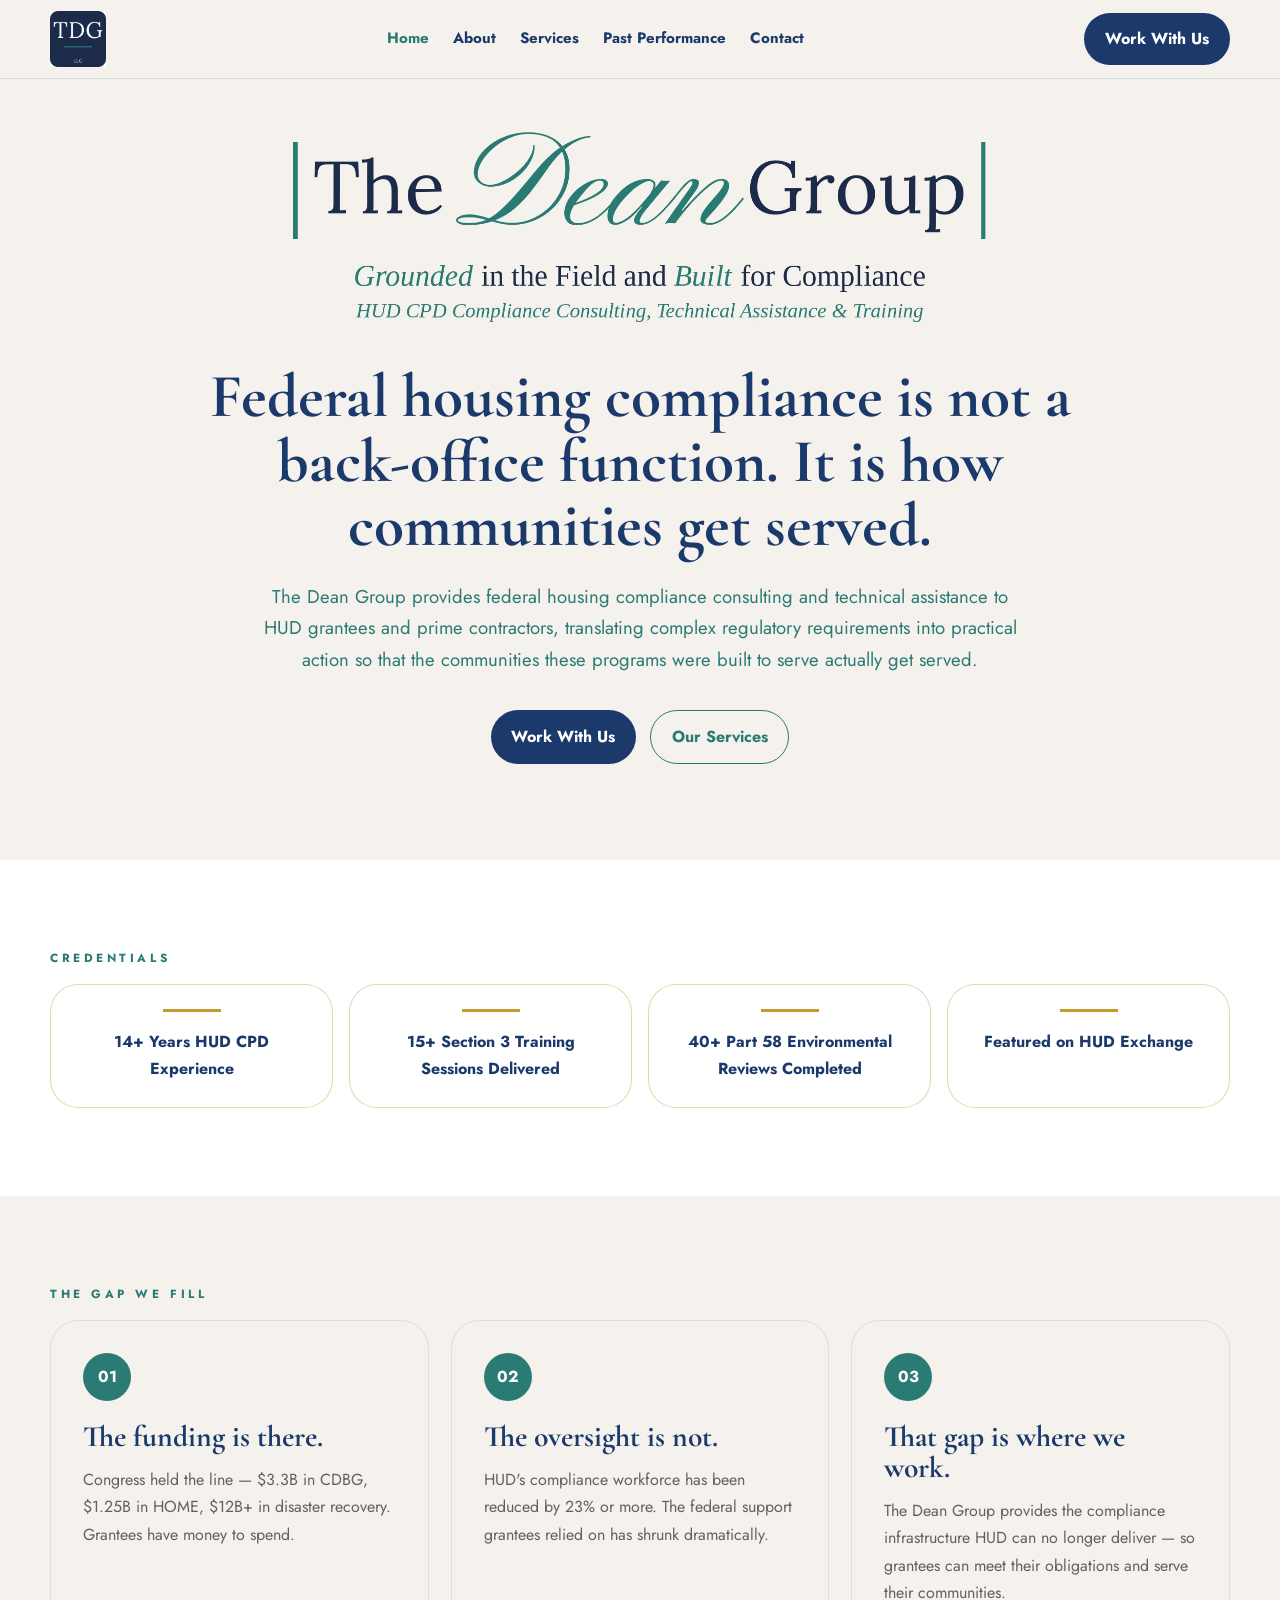
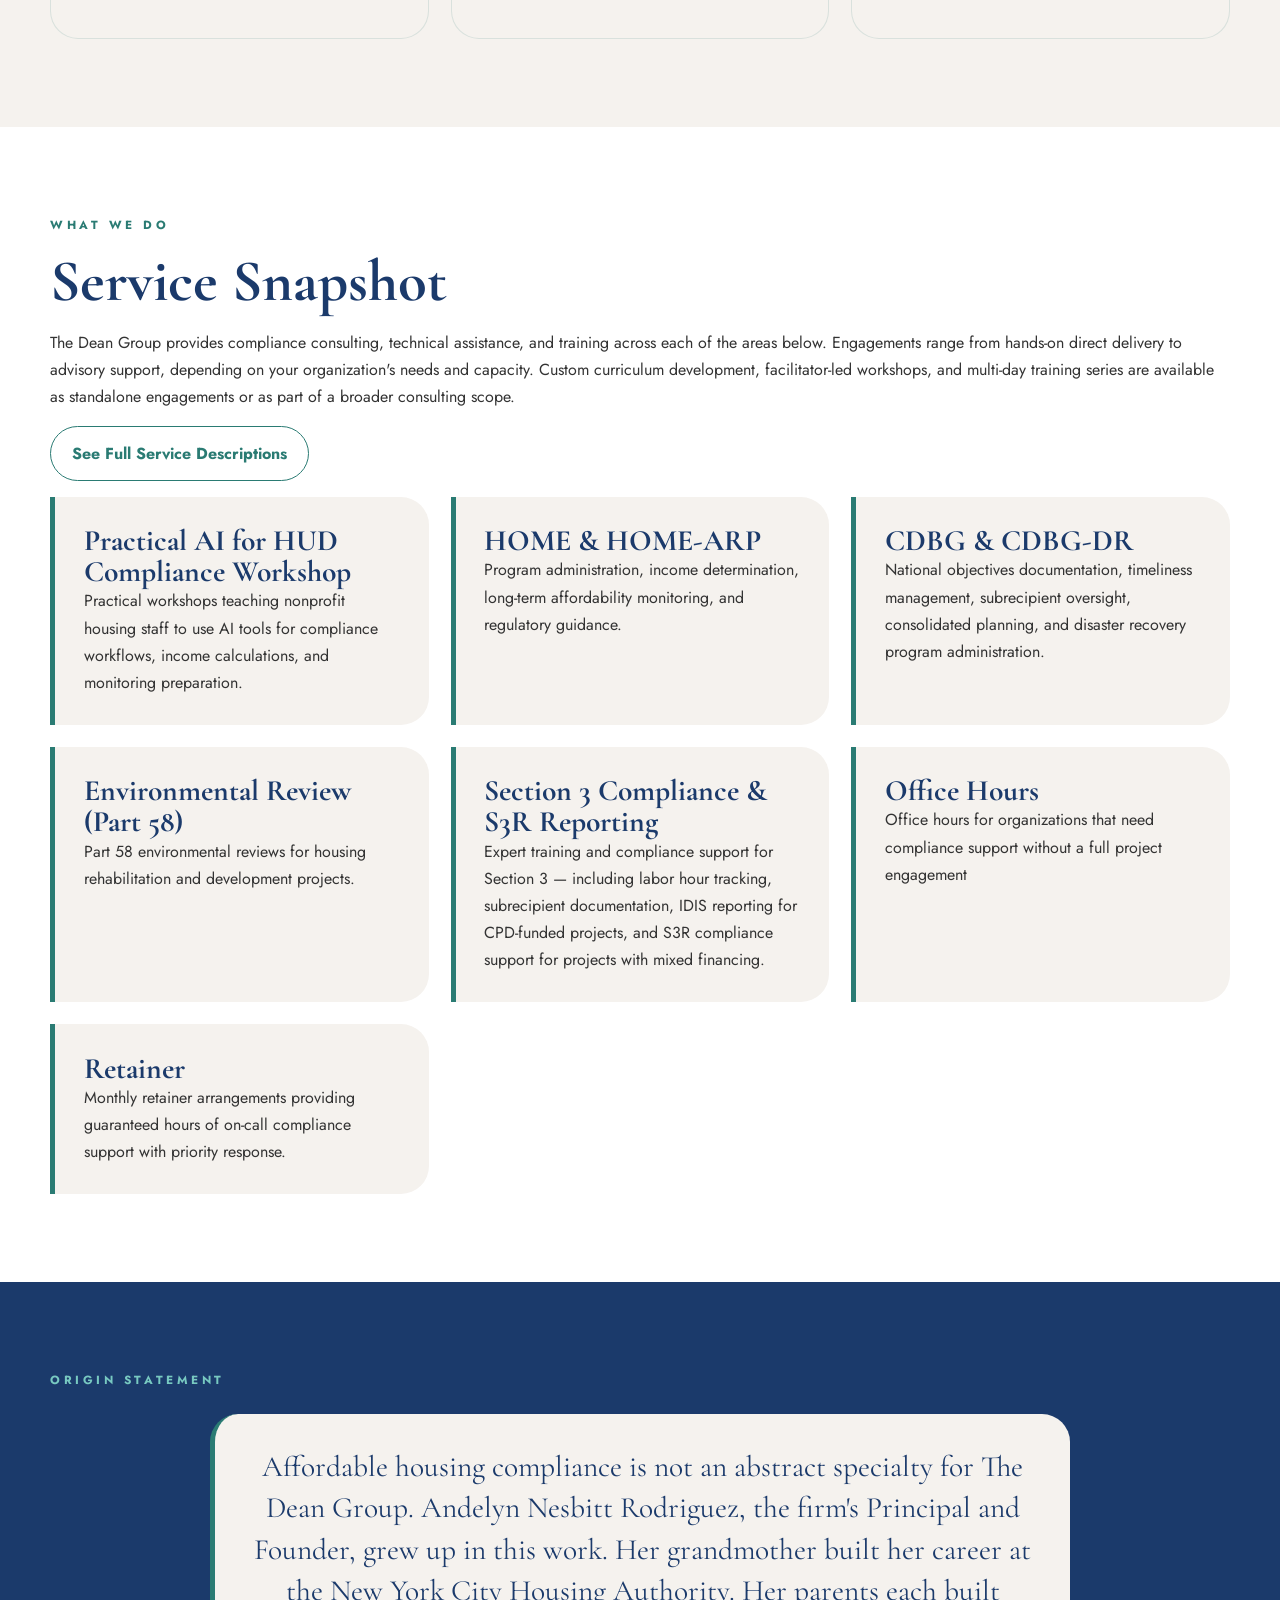
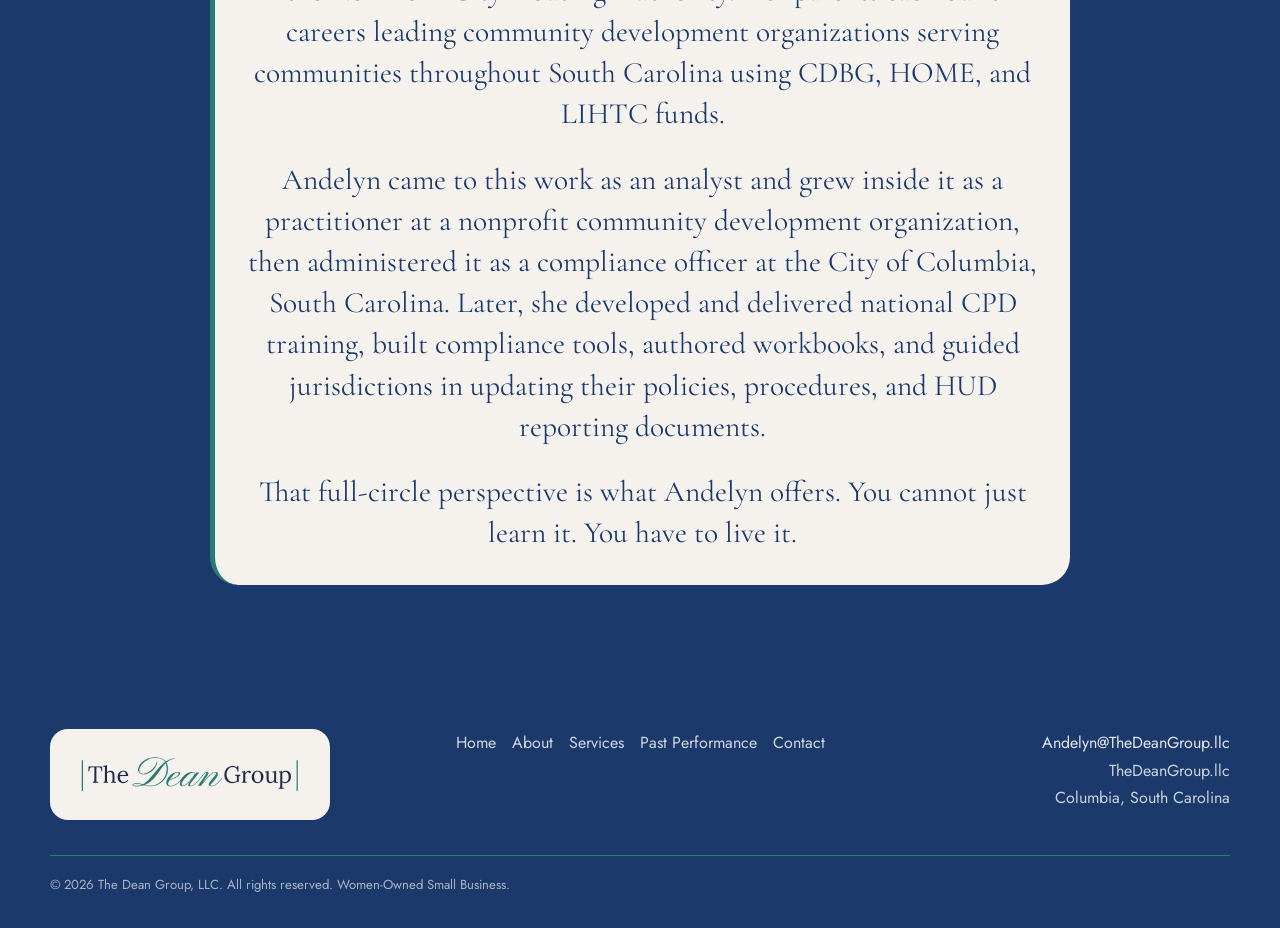
<file: index.html>
<!DOCTYPE html>
<html lang="en">

<head>
  <meta charset="UTF-8">
  <meta name="viewport" content="width=device-width, initial-scale=1.0">
  <title>The Dean Group | HUD Community Development & Technical Assistance</title>
  <meta name="description"
    content="Federal housing compliance consulting and technical assistance for HUD grantees and prime contractors.">
  <link rel="preconnect" href="https://fonts.googleapis.com">
  <link rel="preconnect" href="https://fonts.gstatic.com" crossorigin>
  <link
    href="https://fonts.googleapis.com/css2?family=Cormorant+Garamond:wght@500;600;700&family=Jost:wght@400;500;600;700&display=swap"
    rel="stylesheet">
  <link rel="stylesheet" href="css/styles.css">
  <style>
    .site-header .brand-badge-logo {
      width: 56px;
      max-width: 56px;
      max-height: 56px;
      height: auto;
      object-fit: contain;
    }

    .hero.hero-clean {
      padding: 1rem 0 6rem;
    }

    .hero-content {
      align-items: center;
      text-align: center;
    }

    .hero-wordmark-shell {
      display: inline-flex;
      align-items: center;
      justify-content: center;
      max-width: min(820px, 94vw);
      margin: 0 auto 1.5rem auto;
    }

    .hero-wordmark-shell .hero-wordmark {
      width: 100%;
      max-width: 820px;
      height: auto;
      margin-bottom: 0;
    }

    .hero-actions {
      justify-content: center;
    }

    .hero-rule {
      margin-left: auto;
      margin-right: auto;
    }

    .origin-copy-card {
      background: #F5F2EE;
      border-left: 5px solid #2A7B73;
      border-radius: 28px;
      color: #1B3A6B;
      padding: 2rem;
      margin-top: 1.5rem;
      max-width: 860px;
      margin: 1.5rem auto 0;
    }

    .origin-copy-card .origin-copy {
      color: #1B3A6B;
    }

    .hero.hero-clean h1 {
      font-size: clamp(2.4rem, 4.8vw, 4.8rem);
      max-width: 920px;
      margin: 0 auto;
    }

    .hero-copy {
      max-width: 760px;
      margin: 1.4rem auto 0;
      text-align: center;
    }

    @media (max-width: 700px) {
      .site-header .brand-badge-logo {
        width: 46px;
        max-width: 46px;
        max-height: 46px;
      }

      .hero.hero-clean {
        padding: 1rem 0 4.5rem;
      }

      .hero-wordmark-shell {
        max-width: min(500px, 94vw);
      }

      .hero-wordmark-shell .hero-wordmark {
        max-width: 500px;
      }
    }
  </style>

</head>

<body>
  <header class="site-header">
    <div class="container nav-wrap">
      <a class="brand-link" href="index.html" aria-label="The Dean Group home"><img class="brand-logo brand-badge-logo"
          src="assets/logos/TheDeanGroup_TDG_Badge_MD.png" alt="The Dean Group"></a>
      <nav class="nav-links" aria-label="Primary navigation"><a class="active" href="index.html">Home</a>
        <a class="" href="about.html">About</a>
        <a class="" href="services.html">Services</a>
        <a class="" href="past-performance.html">Past Performance</a>
        <a class="" href="contact.html">Contact</a>
      </nav>
      <a class="nav-cta" href="contact.html#contact-options">Work With Us</a>
      <button class="mobile-toggle" aria-label="Open navigation" aria-expanded="false">☰</button>
    </div>
    <div class="mobile-menu" id="mobileMenu"><a href="index.html">Home</a>
      <a href="about.html">About</a>
      <a href="services.html">Services</a>
      <a href="past-performance.html">Past Performance</a>
      <a href="contact.html">Contact</a>
    </div>
  </header>

  <main>
    <section class="hero hero-clean">
      <div class="container hero-content">
        <div class="hero-wordmark-shell"><img class="hero-wordmark"
            src="assets/logos/TheDeanGroup_Logo_Horizontal_Pinyon.png" alt="The Dean Group"></div>
        <h1>Federal housing compliance is not a back-office function. It is how communities get served.</h1>
        <p class="hero-copy">The Dean Group provides federal housing compliance consulting and technical assistance to
          HUD grantees and prime contractors, translating complex regulatory requirements into practical action so that
          the communities these programs were built to serve actually get served.</p>
        <div class="hero-actions">
          <a class="btn btn-primary" href="contact.html">Work With Us</a>
          <a class="btn btn-secondary" href="services.html">Our Services</a>
        </div>
      </div>
    </section>

    <section class="white-section">
      <div class="container">
        <p class="eyebrow">Credentials</p>
        <div class="credential-grid">
          <div class="credential-card">
            <div class="gold-rule"></div>14+ Years HUD CPD Experience
          </div>
          <div class="credential-card">
            <div class="gold-rule"></div>15+ Section 3 Training Sessions Delivered
          </div>
          <div class="credential-card">
            <div class="gold-rule"></div>40+ Part 58 Environmental Reviews Completed
          </div>
          <div class="credential-card">
            <div class="gold-rule"></div>Featured on HUD Exchange
          </div>
        </div>
      </div>
    </section>

    <section>
      <div class="container">
        <p class="eyebrow">The Gap We Fill</p>
        <div class="grid-3">
          <article class="card">
            <div class="number-badge">01</div>
            <h3>The funding is there.</h3>
            <p>Congress held the line — $3.3B in CDBG, $1.25B in HOME, $12B+ in disaster recovery. Grantees have money
              to spend.</p>
          </article>
          <article class="card">
            <div class="number-badge">02</div>
            <h3>The oversight is not.</h3>
            <p>HUD's compliance workforce has been reduced by 23% or more. The federal support grantees relied on has
              shrunk dramatically.</p>
          </article>
          <article class="card">
            <div class="number-badge">03</div>
            <h3>That gap is where we work.</h3>
            <p>The Dean Group provides the compliance infrastructure HUD can no longer deliver — so grantees can meet
              their obligations and serve their communities.</p>
          </article>
        </div>
      </div>
    </section>
    <section class="white-section">
      <div class="container">
        <div class="intro-row">
          <p class="eyebrow">What We Do</p>
          <h2>Service Snapshot</h2>
          <p style="margin-top:1rem;">The Dean Group provides compliance consulting, technical assistance, and training
            across each of the areas
            below. Engagements range from hands-on direct delivery to advisory support, depending on your organization's
            needs and capacity. Custom curriculum development, facilitator-led workshops, and multi-day training series
            are available as standalone engagements or as part of a broader consulting scope.</p>
          <p style="margin-top:1rem; margin-bottom: 1rem;"><a class="btn btn-secondary" href="services.html">See Full
              Service Descriptions</a>
          </p>
        </div>
        <div></div>
        <div class="grid-3">

          <article class="service-tile">
            <h3>
              <a href="services.html#ai-literacy" class="service-title-link">
                Practical AI for HUD Compliance Workshop
              </a>
            </h3>
            <p>Practical workshops teaching nonprofit housing staff to use AI tools for compliance workflows, income
              calculations, and monitoring preparation.</p>
          </article>

          <article class="service-tile">
            <h3>
              <a href="services.html#home-home-arp" class="service-title-link">
                HOME &amp; HOME-ARP
              </a>
            </h3>
            <p>Program administration, income determination, long-term affordability monitoring, and regulatory
              guidance.</p>
          </article>

          <article class="service-tile">
            <h3>
              <a href="services.html#cdbg" class="service-title-link">
                CDBG &amp; CDBG-DR
              </a>
            </h3>
            <p>National objectives documentation, timeliness management, subrecipient oversight, consolidated planning,
              and disaster recovery program administration.</p>
          </article>

          <article class="service-tile">
            <h3>
              <a href="services.html#environmental-review" class="service-title-link">
                Environmental Review (Part 58)
              </a>
            </h3>
            <p>Part 58 environmental reviews for housing rehabilitation and development projects.</p>
          </article>

          <article class="service-tile">
            <h3>
              <a href="services.html#section-3" class="service-title-link">
                Section 3 Compliance &amp; S3R Reporting
              </a>
            </h3>
            <p>Expert training and compliance support for Section 3 — including labor hour tracking, subrecipient
              documentation, IDIS reporting for CPD-funded projects, and S3R compliance support for projects with mixed
              financing.</p>
          </article>

          <article class="service-tile">
            <h3>
              <a href="services.html#office-hours" class="service-title-link">
                Office Hours
              </a>
            </h3>
            <p>Office hours for organizations that need compliance support without a full project engagement</p>
          </article>

          <article class="service-tile">
            <h3>
              <a href="services.html#retainer" class="service-title-link">
                Retainer
              </a>
            </h3>
            <p>Monthly retainer arrangements providing guaranteed hours of on-call compliance support with priority
              response.</p>
          </article>

        </div>

      </div>
    </section>
    <section class="navy-section">
      <div class="container">
        <p class="eyebrow">Origin Statement</p>
        <div class="origin-copy-card">
          <p class="origin-copy">Affordable housing compliance is not an abstract specialty for The Dean Group. Andelyn
            Nesbitt Rodriguez, the firm's Principal and Founder, grew up in this work. Her grandmother built her career
            at the New York City Housing Authority. Her parents each built careers leading community development
            organizations serving communities throughout South Carolina using CDBG, HOME, and LIHTC funds.</p>
          <p class="origin-copy" style="margin-top:1.5rem">Andelyn came to this work as an analyst and grew inside it as
            a practitioner at a nonprofit community development organization, then administered it as a compliance
            officer at the City of Columbia, South Carolina. Later, she developed and delivered national CPD training,
            built compliance tools, authored workbooks, and guided jurisdictions in updating their policies, procedures,
            and HUD reporting documents.</p>
          <p class="origin-copy" style="margin-top:1.5rem">That full-circle perspective is what Andelyn offers. You
            cannot just learn it. You have to live it.</p>
        </div>
      </div>
    </section>

  </main>
  <footer class="footer">
    <div class="container footer-grid">
      <div>
        <div class="footer-logo-shell"><img class="footer-logo"
            src="assets/logos/TheDeanGroup_Logo_Horizontal_Pinyon_Footer.png" alt="The Dean Group"></div>
      </div>
      <nav class="footer-links" aria-label="Footer navigation">
        <a href="index.html">Home</a><a href="about.html">About</a><a href="services.html">Services</a><a
          href="past-performance.html">Past Performance</a><a href="contact.html">Contact</a>
      </nav>
      <div class="footer-contact">
        <p>
          <a href="mailto:Andelyn@TheDeanGroup.llc" class="footer-email">
            Andelyn@TheDeanGroup.llc
          </a>
        </p>
        <p>TheDeanGroup.llc</p>
        <p>Columbia, South Carolina</p>
      </div>
    </div>
    <div class="container copyright">© 2026 The Dean Group, LLC. All rights reserved. Women-Owned Small Business.</div>
  </footer>
  <script src="js/main.js"></script>
</body>

</html>
</file>
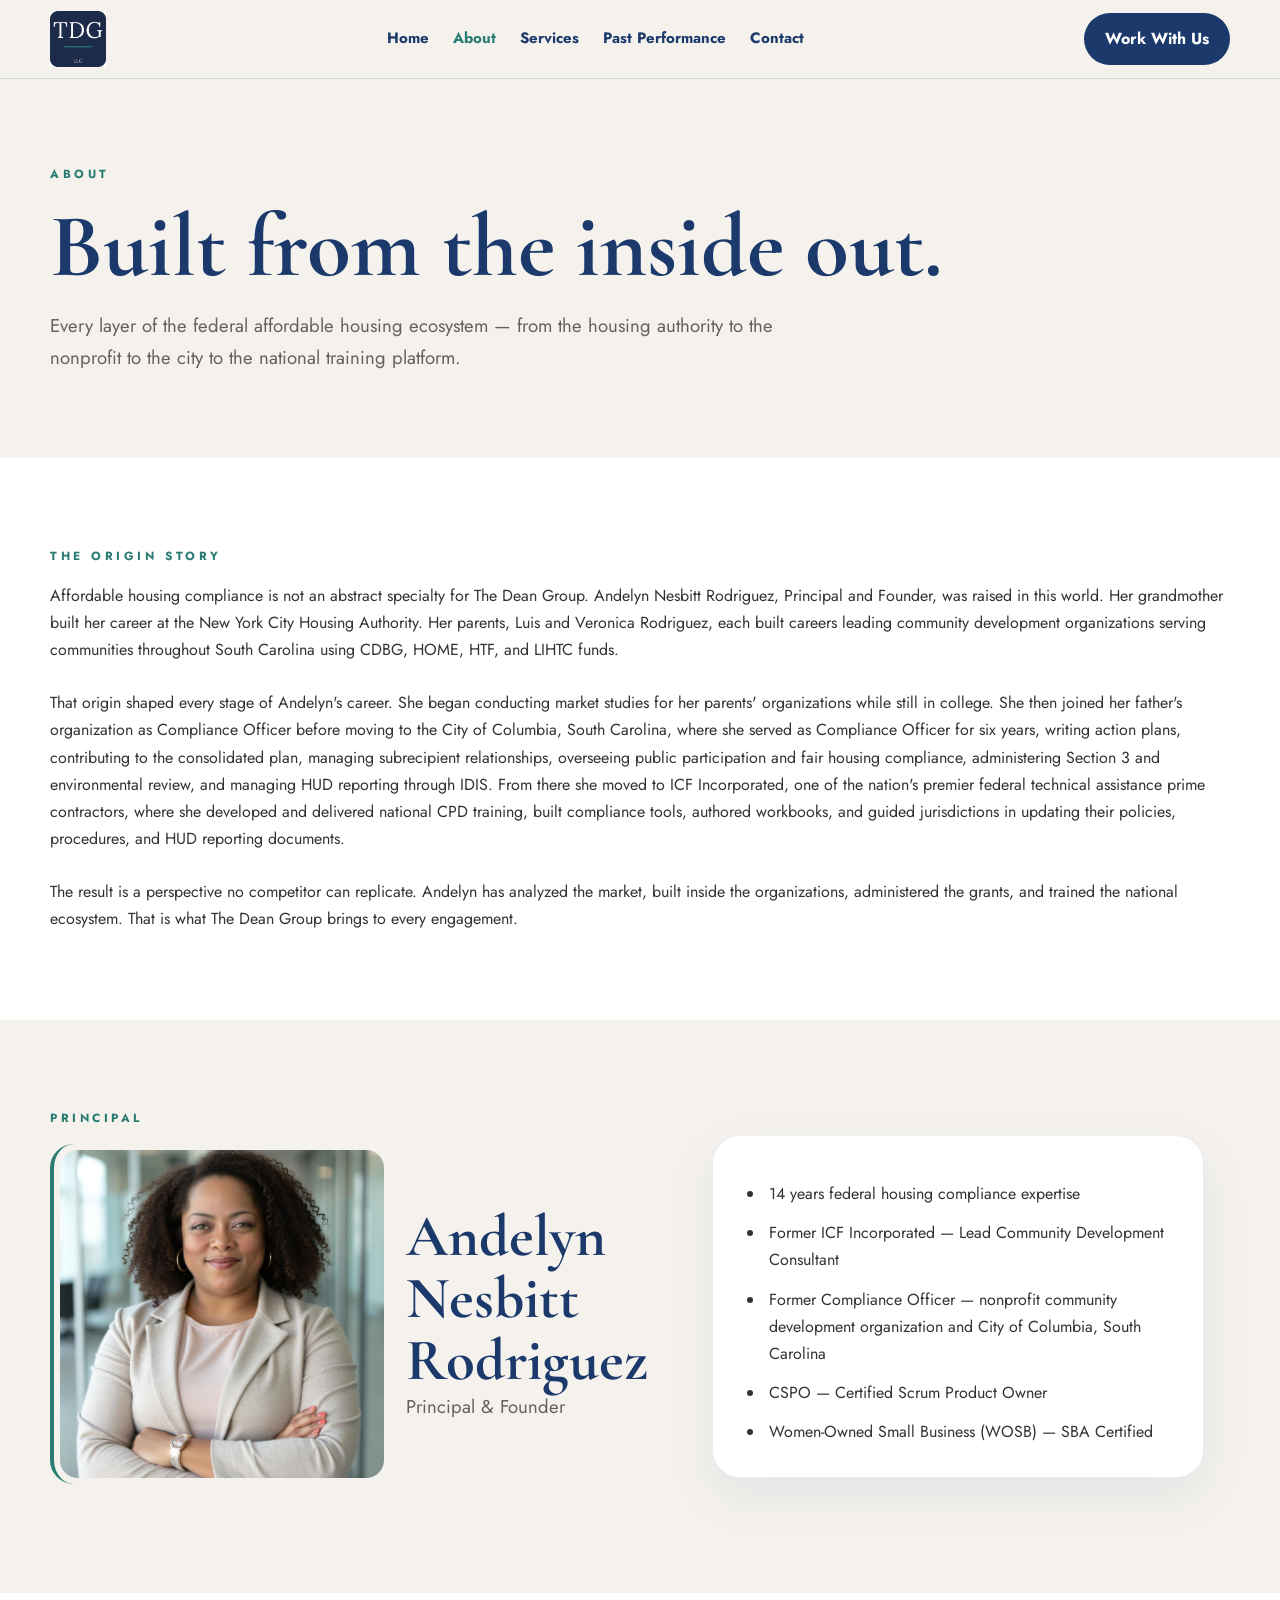
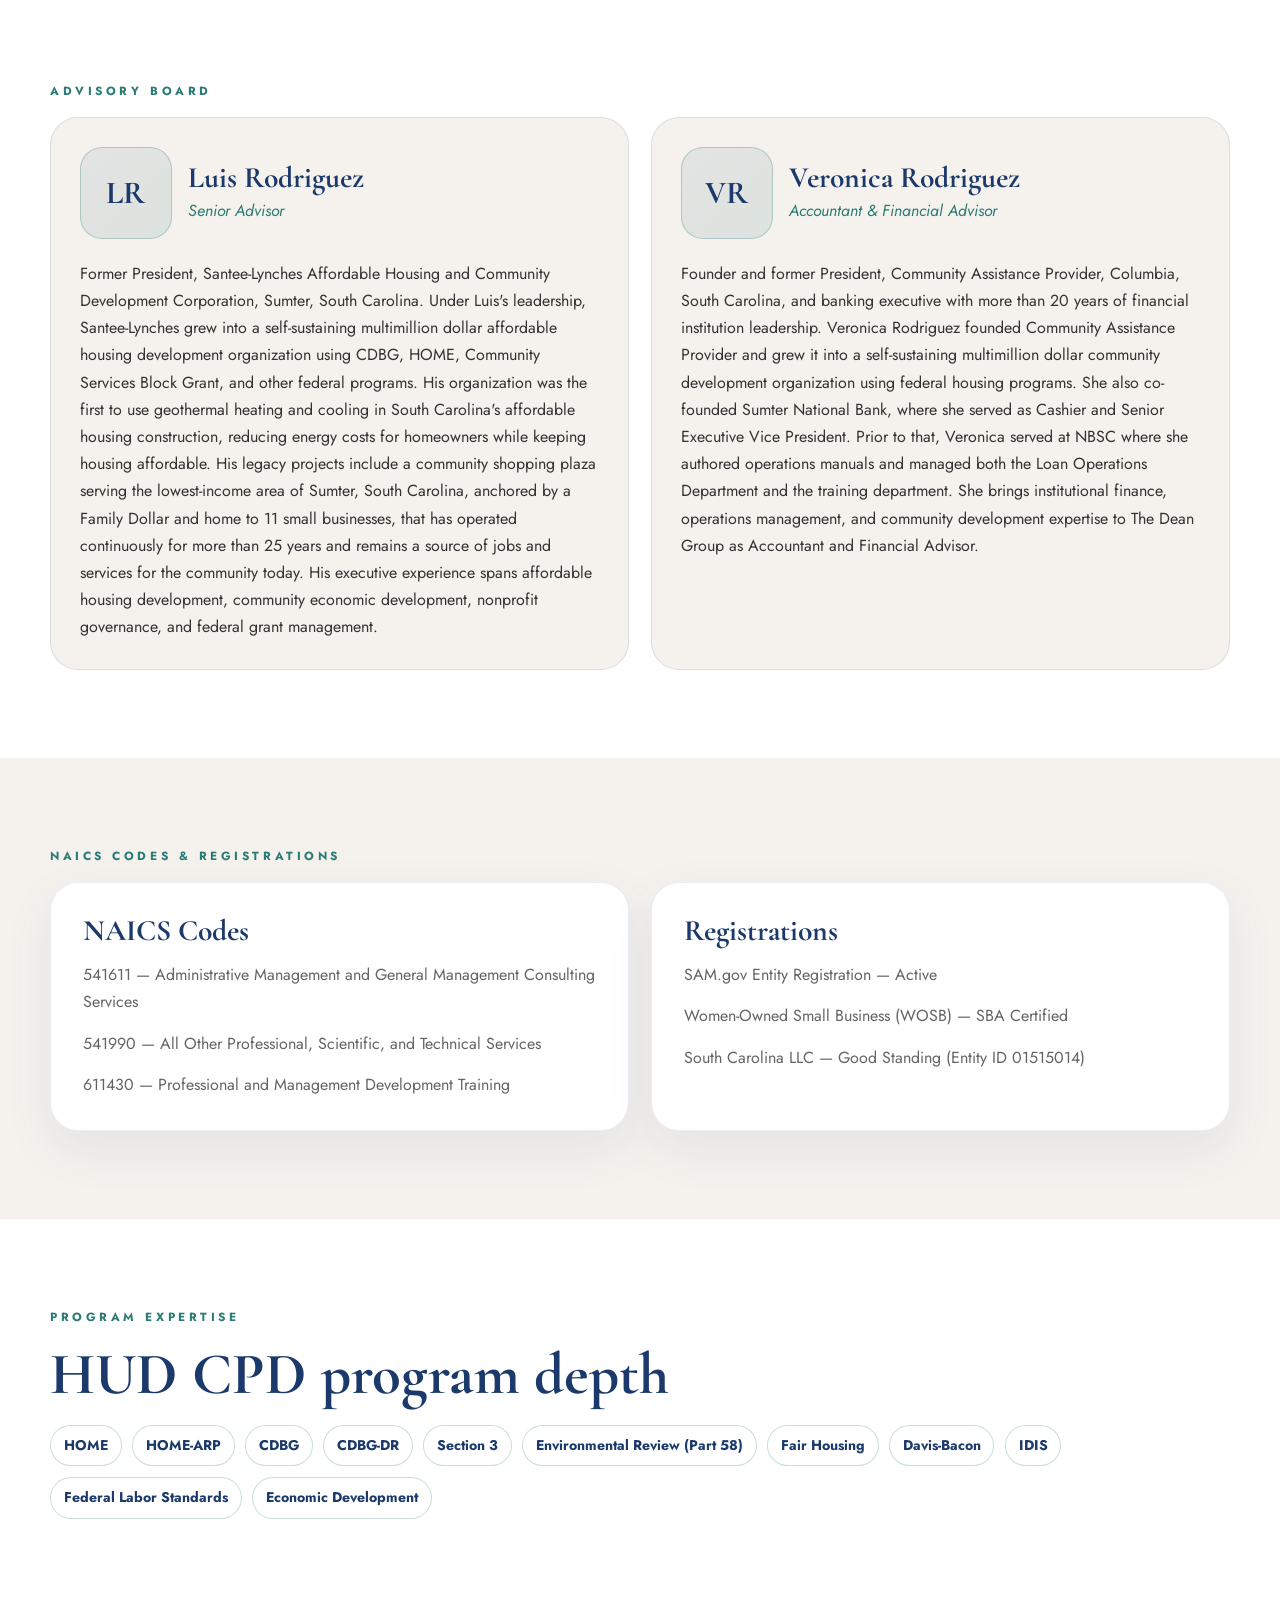
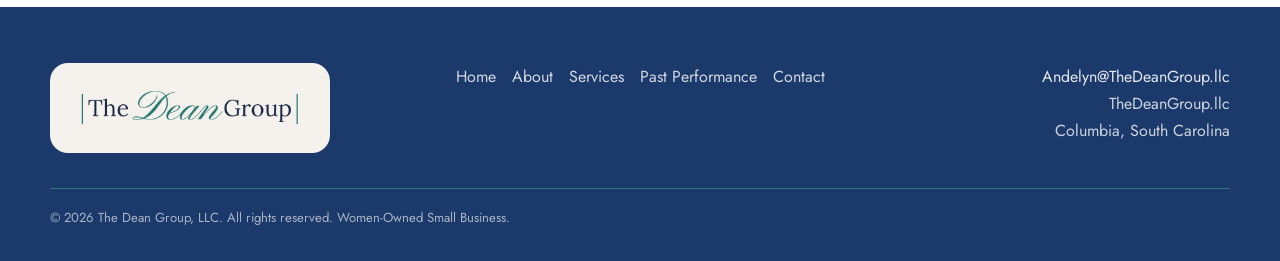
<file: about.html>
<!DOCTYPE html>
<html lang="en">

<head>
  <meta charset="UTF-8">
  <meta name="viewport" content="width=device-width, initial-scale=1.0">
  <title>About | The Dean Group</title>
  <meta name="description"
    content="Origin story, credentials, advisory board, and program expertise for The Dean Group.">
  <link rel="preconnect" href="https://fonts.googleapis.com">
  <link rel="preconnect" href="https://fonts.gstatic.com" crossorigin>
  <link
    href="https://fonts.googleapis.com/css2?family=Cormorant+Garamond:wght@500;600;700&family=Jost:wght@400;500;600;700&display=swap"
    rel="stylesheet">
  <link rel="stylesheet" href="css/styles.css">
</head>

<body>
  <header class="site-header">
    <div class="container nav-wrap">
      <a class="brand-link" href="index.html" aria-label="The Dean Group home"><img class="brand-logo brand-badge-logo"
          src="assets/logos/TheDeanGroup_TDG_Badge_MD.png" alt="The Dean Group"></a>
      <nav class="nav-links" aria-label="Primary navigation"><a class="" href="index.html">Home</a>
        <a class="active" href="about.html">About</a>
        <a class="" href="services.html">Services</a>
        <a class="" href="past-performance.html">Past Performance</a>
        <a class="" href="contact.html">Contact</a>
      </nav>
      <a class="nav-cta" href="contact.html#contact-options">Work With Us</a>
      <button class="mobile-toggle" aria-label="Open navigation" aria-expanded="false">☰</button>
    </div>
    <div class="mobile-menu" id="mobileMenu"><a href="index.html">Home</a>
      <a href="about.html">About</a>
      <a href="services.html">Services</a>
      <a href="past-performance.html">Past Performance</a>
      <a href="contact.html">Contact</a>
    </div>
  </header>

  <main>
    <section class="page-hero">
      <div class="container">
        <p class="eyebrow">About</p>
        <h1>Built from the inside out.</h1>
        <p class="lead">Every layer of the federal affordable housing ecosystem — from the housing authority to the
          nonprofit to the city to the national training platform.</p>
      </div>
    </section>
    <section class="white-section">
      <div class="container">
        <p class="eyebrow">The Origin Story</p>
        <div class="large-copy origin-story">
          <p>Affordable housing compliance is not an abstract specialty for The Dean Group. Andelyn Nesbitt Rodriguez,
            Principal and Founder, was raised in this world. Her grandmother built her career at the New York City
            Housing Authority. Her parents, Luis and Veronica Rodriguez, each built careers leading community
            development organizations serving communities throughout South Carolina using CDBG, HOME, HTF, and LIHTC
            funds.</p>
          <p>That origin shaped every stage of Andelyn's career. She began conducting market studies for her parents'
            organizations while still in college. She then joined her father's organization as Compliance Officer before
            moving to the City of Columbia, South Carolina, where she served as Compliance Officer for six years,
            writing action plans, contributing to the consolidated plan, managing subrecipient relationships, overseeing
            public participation and fair housing compliance, administering Section 3 and environmental review, and
            managing HUD reporting through IDIS. From there she moved to ICF Incorporated, one of the nation's premier
            federal technical assistance prime contractors, where she developed and delivered national CPD training,
            built
            compliance tools, authored workbooks, and guided jurisdictions in updating their policies, procedures, and
            HUD reporting documents.</p>
          <p>The result is a perspective no competitor can replicate. Andelyn has analyzed the market, built inside the
            organizations, administered the grants, and trained the national ecosystem. That is what The Dean Group
            brings to every engagement.</p>
        </div>
      </div>
    </section>
    <section>
      <div class="container split-grid">
        <div>
          <p class="eyebrow">Principal</p>
          <div class="advisor-media">
            <div class="advisor-photo">
              <img src="assets/images/anr_headshot.jpeg" alt="Andelyn Nesbitt Rodriguez">
            </div>
            <div>
              <h2>Andelyn Nesbitt Rodriguez</h2>
              <p class="lead">Principal & Founder</p>
            </div>
          </div>
        </div>
        <div class="card white-card">
          <ul class="credential-list plain-list">
            <li>14 years federal housing compliance expertise</li>
            <li>Former ICF Incorporated — Lead Community Development Consultant</li>
            <li>Former Compliance Officer — nonprofit community development organization and City of Columbia, South
              Carolina</li>
            <li>CSPO — Certified Scrum Product Owner</li>
            <li>Women-Owned Small Business (WOSB) — SBA Certified</li>
          </ul>
        </div>
      </div>
    </section>
    <section class="white-section">
      <div class="container">
        <p class="eyebrow">Advisory Board</p>
        <div class="grid-2">
          <article class="advisory-card">
            <div class="advisor-media">
              <div class="advisor-photo-placeholder" aria-label="Photo placeholder for Luis Rodriguez"><span>LR</span>
              </div>
              <div>
                <h3>Luis Rodriguez</h3>
                <p class="role">Senior Advisor</p>
              </div>
            </div>
            <p>Former President, Santee-Lynches Affordable Housing and Community Development Corporation, Sumter, South
              Carolina. Under Luis's leadership, Santee-Lynches grew into a self-sustaining multimillion dollar
              affordable housing development organization using CDBG, HOME, Community Services Block Grant, and other
              federal programs. His organization was the first to use geothermal heating and cooling in South Carolina's
              affordable housing construction, reducing energy costs for homeowners while keeping housing affordable.
              His legacy projects include a community shopping plaza serving the lowest-income area of Sumter, South
              Carolina, anchored by a Family Dollar and home to 11 small businesses, that has operated continuously for
              more than 25 years and remains a source of jobs and services for the community today. His executive
              experience spans affordable housing development, community economic development, nonprofit governance, and
              federal grant management.</p>
          </article>
          <article class="advisory-card">
            <div class="advisor-media">
              <div class="advisor-photo-placeholder" aria-label="Photo placeholder for Veronica Rodriguez">
                <span>VR</span>
              </div>
              <div>
                <h3>Veronica Rodriguez</h3>
                <p class="role">Accountant & Financial Advisor</p>
              </div>
            </div>
            <p>Founder and former President, Community Assistance Provider, Columbia, South Carolina, and banking
              executive with more than 20 years of financial institution leadership. Veronica Rodriguez founded
              Community
              Assistance Provider and grew it into a self-sustaining multimillion dollar community development
              organization using federal housing programs. She also co-founded Sumter National Bank, where she served as
              Cashier and Senior Executive Vice President. Prior to that, Veronica served at NBSC where she
              authored operations manuals and managed both the Loan Operations Department and the training department.
              She brings institutional finance, operations management, and community development expertise to The Dean
              Group as Accountant and Financial Advisor.</p>
          </article>
        </div>
      </div>
    </section>
    <section>
      <div class="container">
        <p class="eyebrow">NAICS Codes &amp; Registrations</p>
        <div class="grid-2">
          <div class="card white-card">
            <h3>NAICS Codes</h3>
            <p>541611 — Administrative Management and General Management Consulting Services</p>
            <p>541990 — All Other Professional, Scientific, and Technical Services</p>
            <p>611430 — Professional and Management Development Training</p>
          </div>
          <div class="card white-card">
            <h3>Registrations</h3>
            <p>SAM.gov Entity Registration — Active</p>
            <p>Women-Owned Small Business (WOSB) — SBA Certified</p>
            <p>South Carolina LLC — Good Standing (Entity ID 01515014)</p>
          </div>
        </div>
      </div>
    </section>
    <section class="white-section">
      <div class="container">
        <p class="eyebrow">Program Expertise</p>
        <h2>HUD CPD program depth</h2>
        <div class="expertise-list"><span class="pill">HOME</span><span class="pill">HOME-ARP</span><span
            class="pill">CDBG</span><span class="pill">CDBG-DR</span><span class="pill">Section 3</span><span
            class="pill">Environmental Review (Part 58)</span><span class="pill">Fair Housing</span><span
            class="pill">Davis-Bacon</span><span class="pill">IDIS</span><span class="pill">Federal Labor
            Standards</span><span class="pill">Economic Development</span></div>
      </div>
    </section>
  </main>
  <footer class="footer">
    <div class="container footer-grid">
      <div>
        <div class="footer-logo-shell"><img class="footer-logo"
            src="assets/logos/TheDeanGroup_Logo_Horizontal_Pinyon_Footer.png" alt="The Dean Group"></div>
      </div>
      <nav class="footer-links" aria-label="Footer navigation">
        <a href="index.html">Home</a><a href="about.html">About</a><a href="services.html">Services</a><a
          href="past-performance.html">Past Performance</a><a href="contact.html">Contact</a>
      </nav>
      <div class="footer-contact">
        <p>
          <a href="mailto:Andelyn@TheDeanGroup.llc" class="footer-email">
            Andelyn@TheDeanGroup.llc
          </a>
        </p>
        <p>TheDeanGroup.llc</p>
        <p>Columbia, South Carolina</p>
      </div>
    </div>
    <div class="container copyright">© 2026 The Dean Group, LLC. All rights reserved. Women-Owned Small Business.</div>
  </footer>
  <script src="js/main.js"></script>
</body>

</html>
</file>
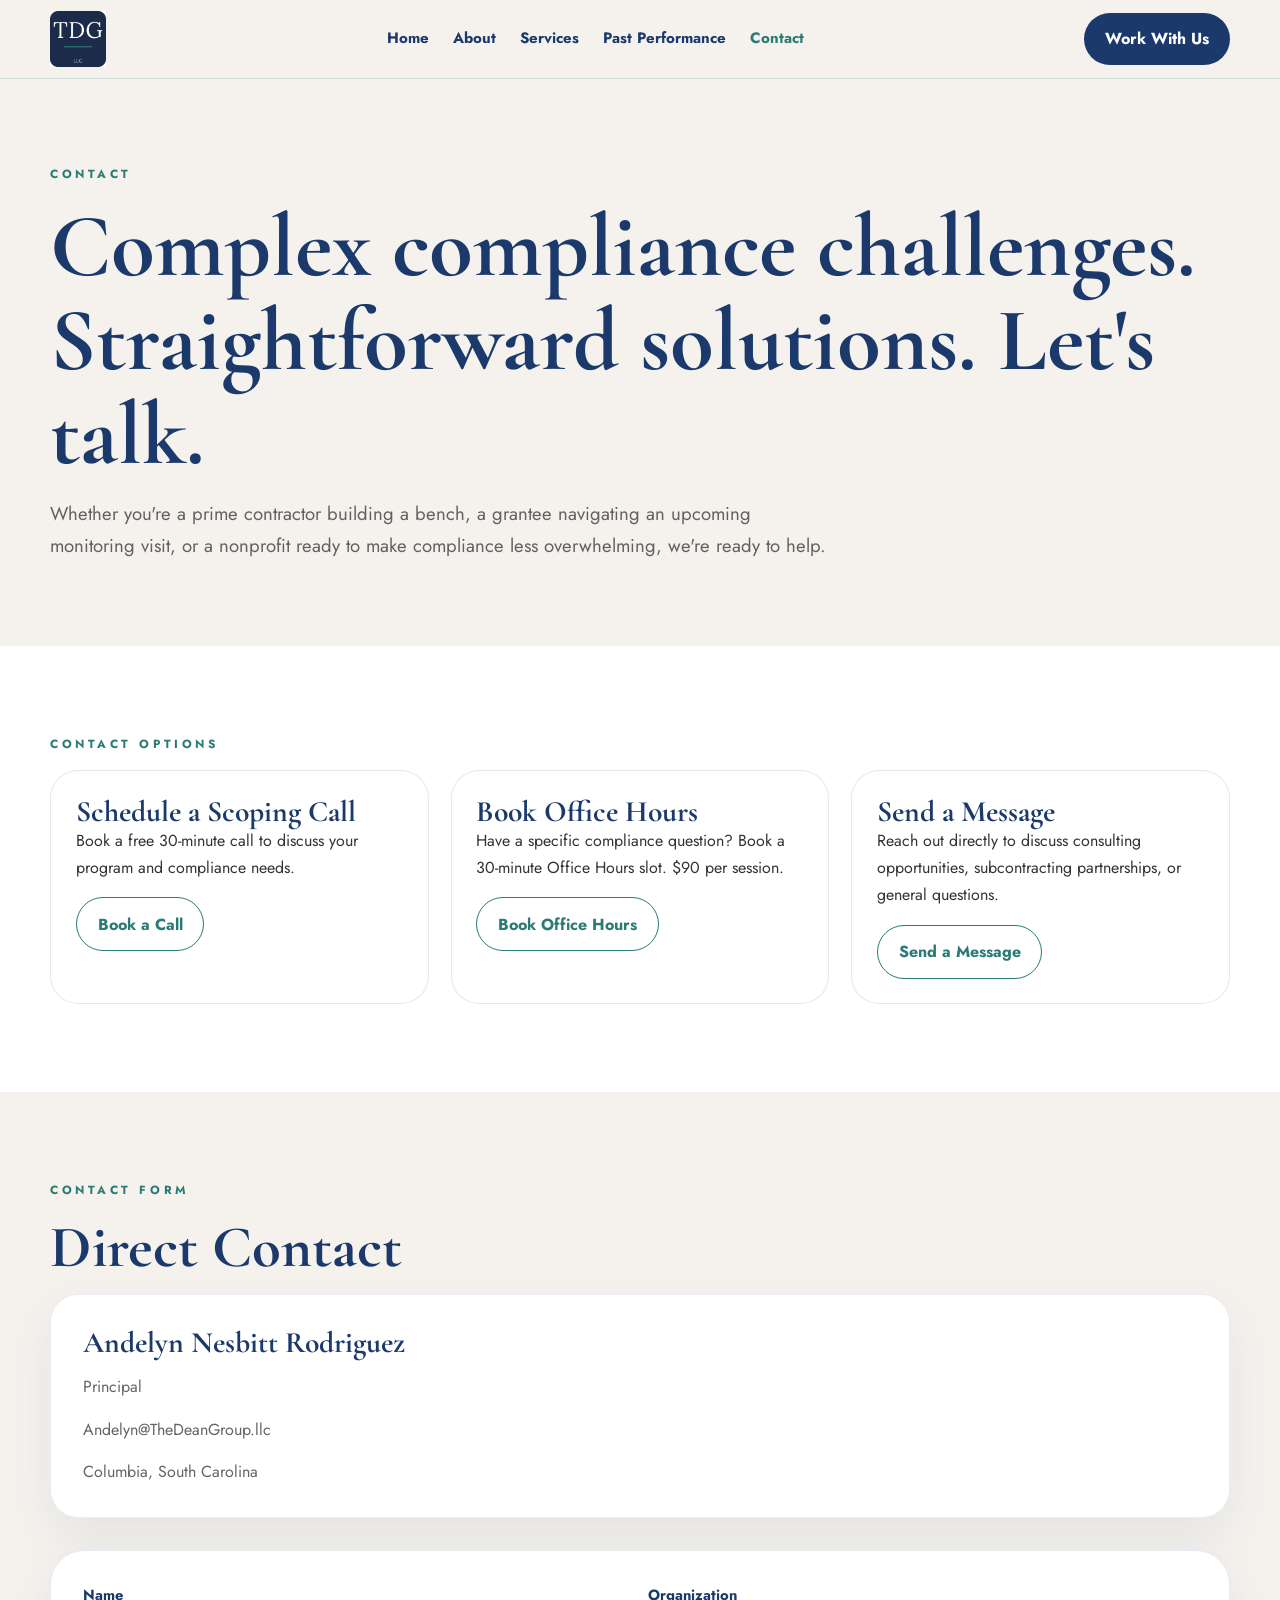
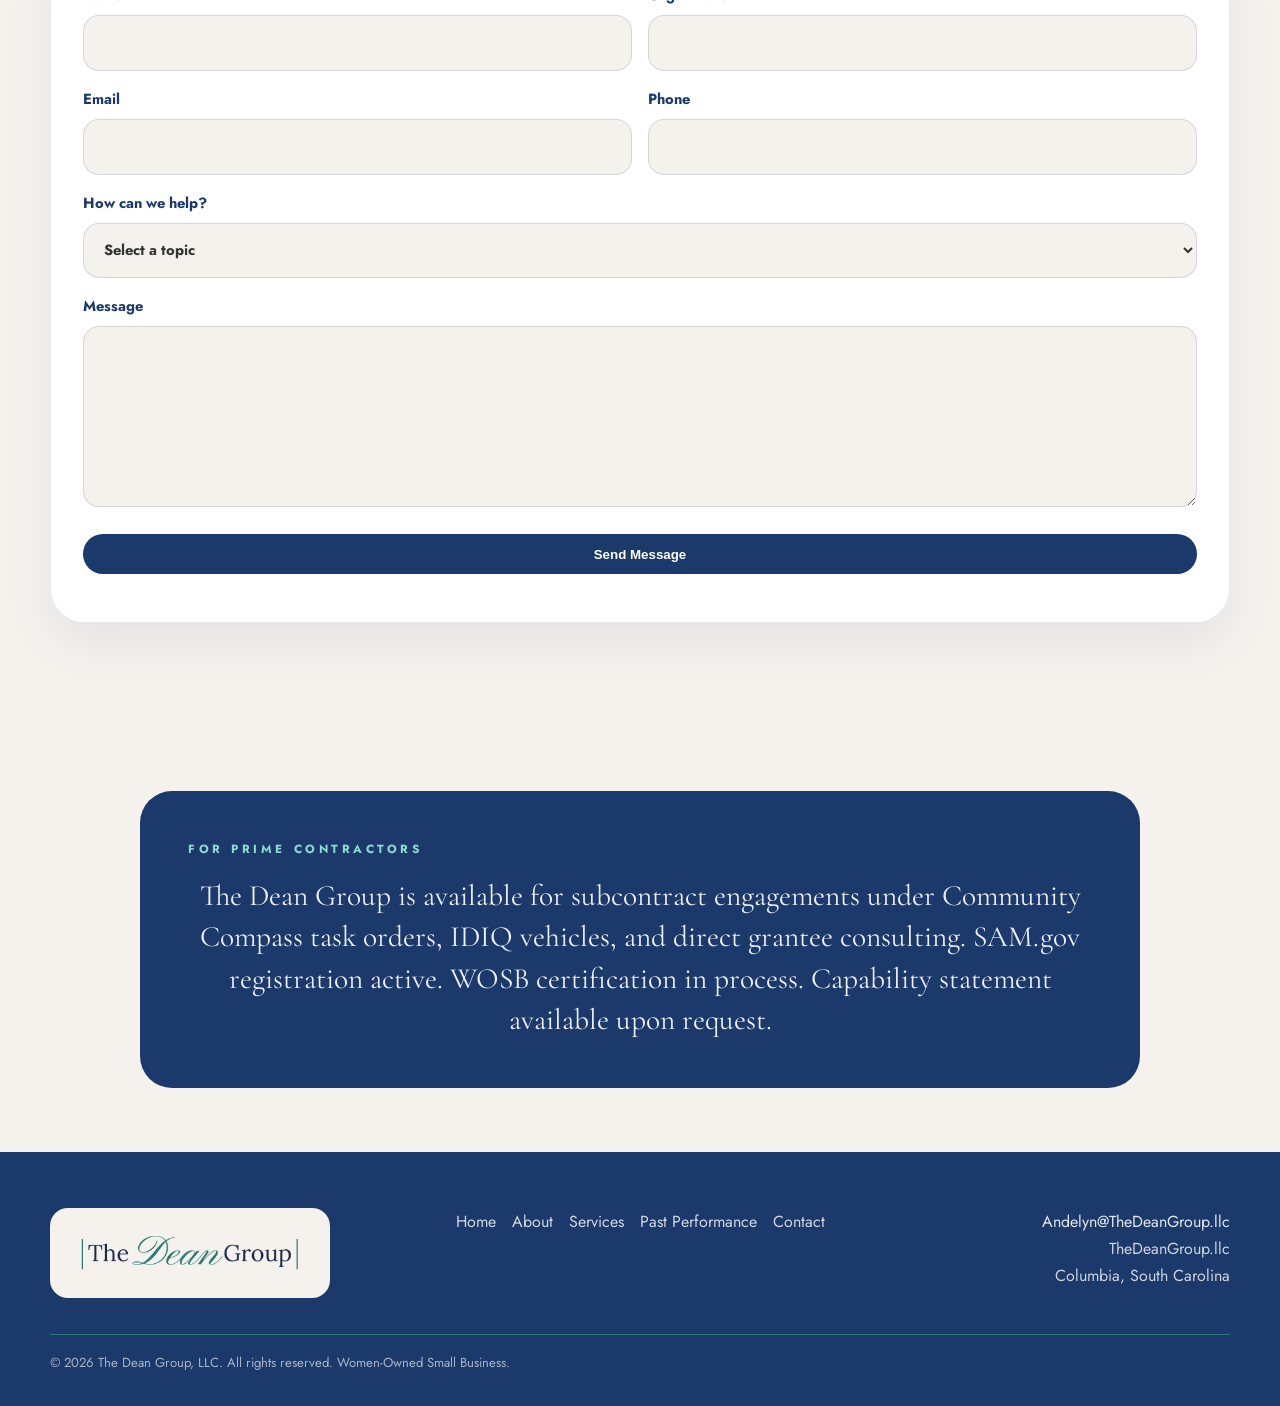
<file: contact.html>
<!DOCTYPE html>
<html lang="en">

<head>
  <meta charset="UTF-8">
  <meta name="viewport" content="width=device-width, initial-scale=1.0">
  <title>Contact | The Dean Group</title>
  <meta name="description" content="Book a call, schedule office hours, or contact The Dean Group.">
  <link rel="preconnect" href="https://fonts.googleapis.com">
  <link rel="preconnect" href="https://fonts.gstatic.com" crossorigin>
  <link
    href="https://fonts.googleapis.com/css2?family=Cormorant+Garamond:wght@500;600;700&family=Jost:wght@400;500;600;700&display=swap"
    rel="stylesheet">
  <link rel="stylesheet" href="css/styles.css">
  <link href="https://assets.calendly.com/assets/external/widget.css" rel="stylesheet" />

  <script src="https://assets.calendly.com/assets/external/widget.js" type="text/javascript" async>
  </script>
</head>

<body>
  <header class="site-header">
    <div class="container nav-wrap">
      <a class="brand-link" href="index.html" aria-label="The Dean Group home"><img class="brand-logo brand-badge-logo"
          src="assets/logos/TheDeanGroup_TDG_Badge_MD.png" alt="The Dean Group"></a>
      <nav class="nav-links" aria-label="Primary navigation"><a class="" href="index.html">Home</a>
        <a class="" href="about.html">About</a>
        <a class="" href="services.html">Services</a>
        <a class="" href="past-performance.html">Past Performance</a>
        <a class="active" href="contact.html">Contact</a>
      </nav>
      <a class="nav-cta" href="contact.html#contact-options">Work With Us</a>
      <button class="mobile-toggle" aria-label="Open navigation" aria-expanded="false">☰</button>
    </div>
    <div class="mobile-menu" id="mobileMenu"><a href="index.html">Home</a>
      <a href="about.html">About</a>
      <a href="services.html">Services</a>
      <a href="past-performance.html">Past Performance</a>
      <a href="contact.html">Contact</a>
    </div>
  </header>

  <main>
    <section class="page-hero">
      <div class="container">
        <p class="eyebrow">Contact</p>
        <h1>Complex compliance challenges. Straightforward solutions. Let's talk.</h1>
        <p class="lead">Whether you're a prime contractor building a bench, a grantee navigating an upcoming monitoring
          visit, or a nonprofit ready to make compliance less overwhelming, we're ready to help.</p>
      </div>
    </section>
    <section class="white-section" id="contact-options">
      <div class="container">
        <p class="eyebrow">Contact Options</p>
        <div class="grid-3">
          <article class="contact-option">
            <h3>Schedule a Scoping Call</h3>
            <p>Book a free 30-minute call to discuss your program and compliance needs.</p>
            <p style="margin-top:1rem"><a class="btn btn-secondary" href=""
                onclick="Calendly.initPopupWidget({url: 'https://calendly.com/andelyn-thedeangroup/30min'});return false;">
                Book a Call
              </a></p>
          </article>
          <article class="contact-option">
            <h3>Book Office Hours</h3>
            <p>Have a specific compliance question? Book a 30-minute Office Hours slot. $90 per session.</p>
            <p style="margin-top:1rem"><a class="btn btn-secondary" href=""
                onclick="Calendly.initPopupWidget({url: 'https://calendly.com/andelyn-thedeangroup/office-hours'});return false;">
                Book Office Hours
              </a></p>
          </article>
          <article class="contact-option">
            <h3>Send a Message</h3>

            <p>
              Reach out directly to discuss consulting opportunities,
              subcontracting partnerships, or general questions.
            </p>

            <p style="margin-top:1rem">
              <a class="btn btn-secondary" href="mailto:Andelyn@TheDeanGroup.llc">
                Send a Message
              </a>
            </p>
          </article>
        </div>
      </div>
    </section>
    <section>
      <div class="container">
        <div>
          <p class="eyebrow">Contact Form</p>
          <h2>Direct Contact</h2>

          <div class="card white-card" style="margin-top:1rem; margin-bottom:2rem">
            <h3 style="margin-bottom:.25rem">
              Andelyn Nesbitt Rodriguez
            </h3>

            <p style="margin-bottom:1rem">
              Principal
            </p>

            <p>
              Andelyn@TheDeanGroup.llc
            </p>

            <p>
              Columbia, South Carolina
            </p>
          </div>
        </div>
        <form action="https://formspree.io/f/mwvzznnn" method="POST" style="margin-top:2rem">
          <div class="form-grid"><label>Name<input type="text" name="name" required></label><label>Organization<input
                type="text" name="organization" required></label><label>Email<input type="email" name="email"
                required></label><label>Phone<input type="tel" name="phone"></label></div><label class="full-field">How
            can we help?<select name="topic" required>
              <option value="" selected disabled>
                Select a topic
              </option>

              <option value="AI Workshop">
                AI Workshop
              </option>

              <option value="HOME compliance">
                HOME Compliance
              </option>

              <option value="CDBG compliance">
                CDBG Compliance
              </option>

              <option value="Environmental Review">
                Environmental Review
              </option>

              <option value="Section 3">
                Section 3
              </option>

              <option value="Technical Assistance & Training">
                Technical Assistance/Training
              </option>

              <option value="Office Hours">
                Office Hours
              </option>

              <option value="Retainer">
                Retainer
              </option>

              <option value="Other">
                Other
              </option>

            </select></label><label class="full-field">Message<textarea name="message" rows="6"
              required></textarea></label><button type="submit" class="btn btn-primary"
            style="width:100%;margin-top:1.2rem">Send Message</button>
          <p class="form-note"></p>
        </form>
      </div>
    </section>
    <section class="prime-section">
      <div class="container">
        <div class="prime-card">
          <p class="eyebrow">For Prime Contractors</p>
          <p class="origin-copy">The Dean Group is available for subcontract engagements under Community Compass task
            orders, IDIQ vehicles, and direct grantee consulting. SAM.gov registration active. WOSB certification in
            process. Capability statement available upon request.</p>
        </div>
      </div>
    </section>
  </main>
  <footer class="footer">
    <div class="container footer-grid">
      <div>
        <div class="footer-logo-shell"><img class="footer-logo"
            src="assets/logos/TheDeanGroup_Logo_Horizontal_Pinyon_Footer.png" alt="The Dean Group"></div>
      </div>
      <nav class="footer-links" aria-label="Footer navigation">
        <a href="index.html">Home</a><a href="about.html">About</a><a href="services.html">Services</a><a
          href="past-performance.html">Past Performance</a><a href="contact.html">Contact</a>
      </nav>
      <div class="footer-contact">
        <p>
          <a href="mailto:Andelyn@TheDeanGroup.llc" class="footer-email">
            Andelyn@TheDeanGroup.llc
          </a>
        </p>
        <p>TheDeanGroup.llc</p>
        <p>Columbia, South Carolina</p>
      </div>
    </div>
    <div class="container copyright">© 2026 The Dean Group, LLC. All rights reserved. Women-Owned Small Business.</div>
  </footer>
  <script src="js/main.js"></script>
</body>

</html>
</file>
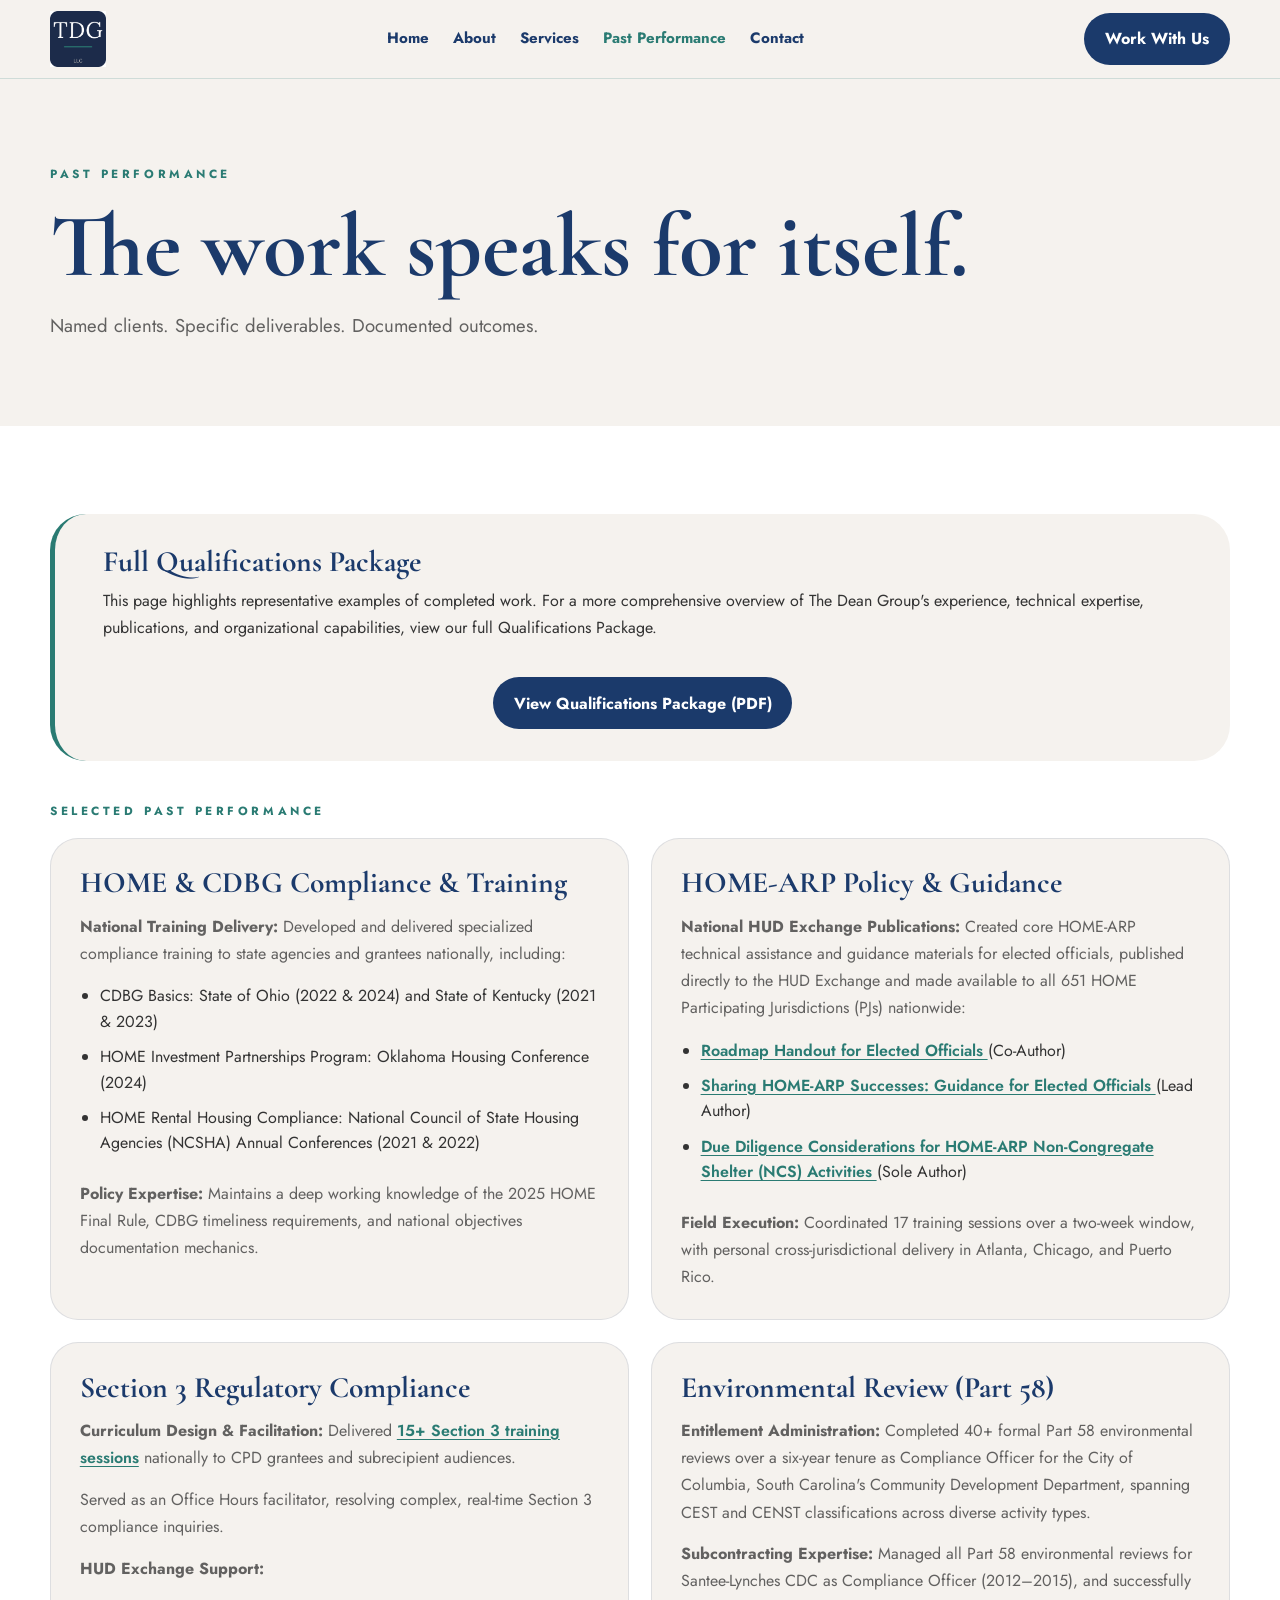
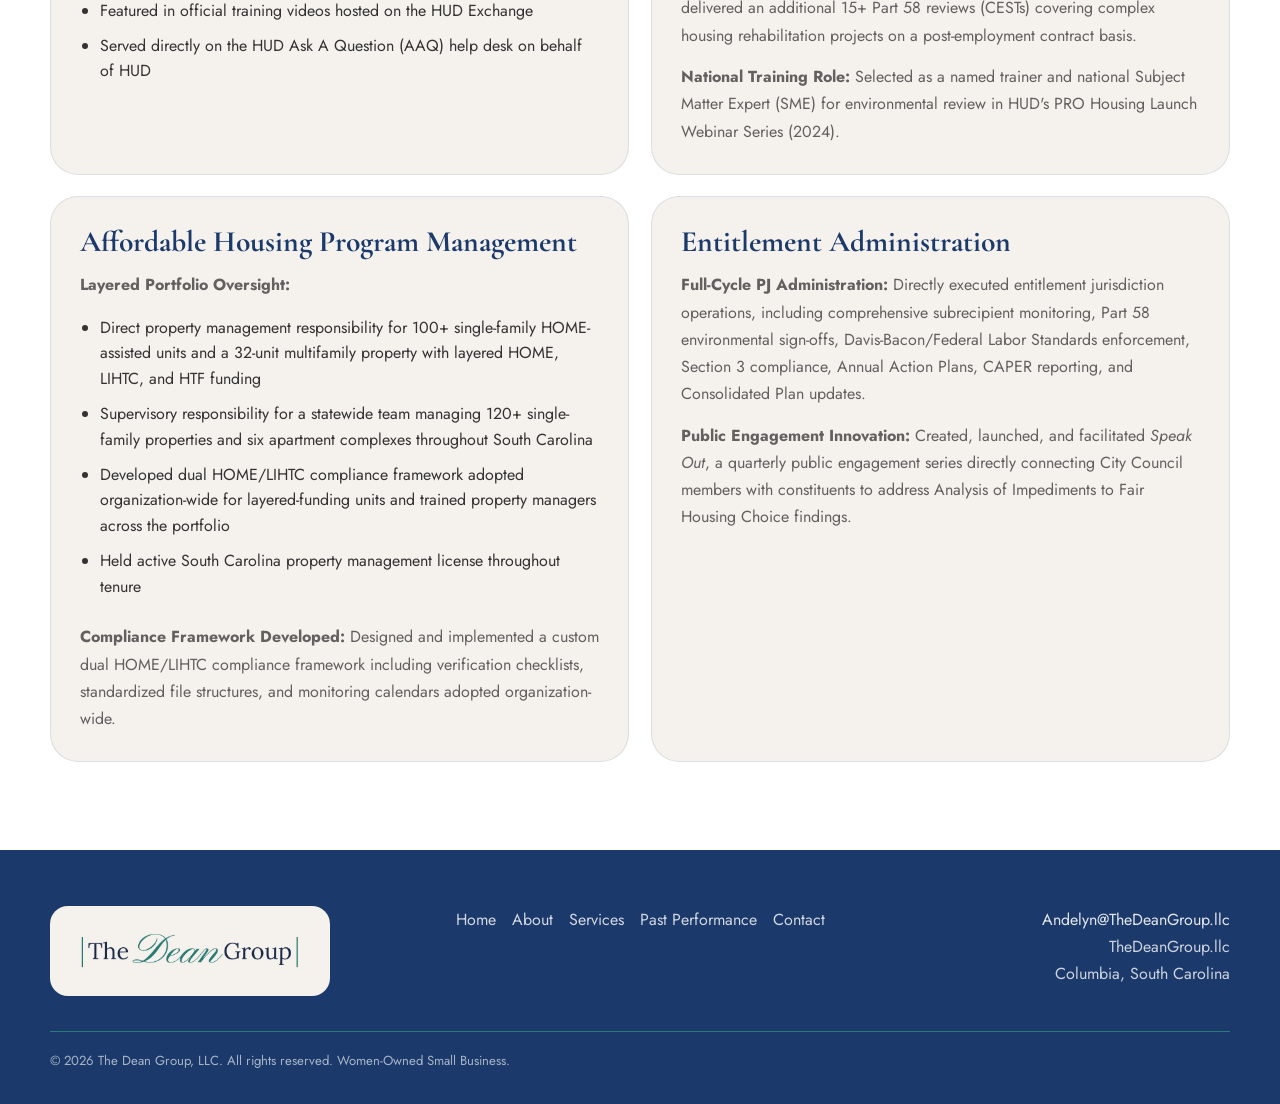
<file: past-performance.html>
<!DOCTYPE html>
<html lang="en">

<head>
  <meta charset="UTF-8">
  <meta name="viewport" content="width=device-width, initial-scale=1.0">
  <title>Past Performance | The Dean Group</title>
  <meta name="description"
    content="Named clients, specific deliverables, quantifiable outcomes, NAICS codes and registrations.">
  <link rel="preconnect" href="https://fonts.googleapis.com">
  <link rel="preconnect" href="https://fonts.gstatic.com" crossorigin>
  <link
    href="https://fonts.googleapis.com/css2?family=Cormorant+Garamond:wght@500;600;700&family=Jost:wght@400;500;600;700&display=swap"
    rel="stylesheet">
  <link rel="stylesheet" href="css/styles.css">
</head>

<body>
  <header class="site-header">
    <div class="container nav-wrap">
      <a class="brand-link" href="index.html" aria-label="The Dean Group home"><img class="brand-logo brand-badge-logo"
          src="assets/logos/TheDeanGroup_TDG_Badge_MD.png" alt="The Dean Group"></a>
      <nav class="nav-links" aria-label="Primary navigation"><a class="" href="index.html">Home</a>
        <a class="" href="about.html">About</a>
        <a class="" href="services.html">Services</a>
        <a class="active" href="past-performance.html">Past Performance</a>
        <a class="" href="contact.html">Contact</a>
      </nav>
      <a class="nav-cta" href="contact.html#contact-options">Work With Us</a>
      <button class="mobile-toggle" aria-label="Open navigation" aria-expanded="false">☰</button>
    </div>
    <div class="mobile-menu" id="mobileMenu"><a href="index.html">Home</a>
      <a href="about.html">About</a>
      <a href="services.html">Services</a>
      <a href="past-performance.html">Past Performance</a>
      <a href="contact.html">Contact</a>
    </div>
  </header>

  <main>
    <section class="page-hero">
      <div class="container">
        <p class="eyebrow">Past Performance</p>
        <h1>The work speaks for itself.</h1>
        <p class="lead">Named clients. Specific deliverables. Documented outcomes.</p>
      </div>
    </section>

    <section class="white-section">
      <div class="container">

        <div class="qualifications-box">
          <h3>Full Qualifications Package</h3>

          <p>
            This page highlights representative examples of completed work. For a
            more comprehensive overview of The Dean Group's experience, technical
            expertise, publications, and organizational capabilities, view our full
            Qualifications Package.
          </p>

          <div class="qualifications-button">
            <a href="assets/docs/TheDeanGroup_Qualifications_Package.pdf" class="btn btn-primary" target="_blank"
              rel="noopener">
              View Qualifications Package (PDF)
            </a>
          </div>
        </div>

        <p class="eyebrow">Selected Past Performance</p>
        <div class="grid-2">

          <article class="performance-card">
            <h3>HOME &amp; CDBG Compliance &amp; Training</h3>

            <p><strong>National Training Delivery:</strong> Developed and delivered specialized compliance training to
              state agencies and grantees nationally, including:</p>

            <ul class="performance-list">
              <li>CDBG Basics: State of Ohio (2022 &amp; 2024) and State of Kentucky (2021 &amp; 2023)</li>
              <li>HOME Investment Partnerships Program: Oklahoma Housing Conference (2024)</li>
              <li>HOME Rental Housing Compliance: National Council of State Housing Agencies (NCSHA) Annual Conferences
                (2021 &amp; 2022)</li>
            </ul>

            <p><strong>Policy Expertise:</strong> Maintains a deep working knowledge of the 2025 HOME Final Rule, CDBG
              timeliness requirements, and national objectives documentation mechanics.</p>

          </article>

          <article class="performance-card">
            <h3>HOME-ARP Policy &amp; Guidance</h3>

            <p><strong>National HUD Exchange Publications:</strong> Created core HOME-ARP technical assistance and
              guidance materials for elected officials, published directly to the HUD Exchange and made available to all
              651 HOME Participating Jurisdictions (PJs) nationwide:</p>

            <ul class="performance-list">
              <li>
                <a href="https://files.hudexchange.info/resources/documents/HOME-ARP-Roadmap-Handout.pdf"
                  target="_blank" rel="noopener" class="inline-link">
                  Roadmap Handout for Elected Officials
                </a>
                (Co-Author)
              </li>

              <li>
                <a href="https://files.hudexchange.info/resources/documents/Sharing-HOME-ARP-Successes-Guidance-for-Elected-Officials.pdf"
                  target="_blank" rel="noopener" class="inline-link">
                  Sharing HOME-ARP Successes: Guidance for Elected Officials
                </a>
                (Lead Author)
              </li>

              <li>
                <a href="https://files.hudexchange.info/resources/documents/Due-Diligence-Considerations-for-HOME-ARP-Non-Congregate-Shelter-Activities.pdf"
                  target="_blank" rel="noopener" class="inline-link">
                  Due Diligence Considerations for HOME-ARP Non-Congregate Shelter (NCS) Activities
                </a>
                (Sole Author)
              </li>
            </ul>

            <p><strong>Field Execution:</strong> Coordinated 17 training sessions over a two-week window, with personal
              cross-jurisdictional delivery in Atlanta, Chicago, and Puerto Rico.</p>

          </article>

          <article class="performance-card">
            <h3>Section 3 Regulatory Compliance</h3>

            <p>
              <strong>Curriculum Design &amp; Facilitation:</strong>
              Delivered
              <a href="https://www.hudexchange.info/trainings/section-3-final-rule-training/" target="_blank"
                rel="noopener" class="inline-link">
                15+ Section 3 training sessions</a>
              nationally to CPD grantees and subrecipient audiences.
            </p>

            <p>Served as an Office Hours facilitator, resolving complex, real-time Section 3 compliance inquiries.</p>

            <p><strong>HUD Exchange Support:</strong></p>

            <ul class="performance-list">
              <li>Featured in official training videos hosted on the HUD Exchange</li>
              <li>Served directly on the HUD Ask A Question (AAQ) help desk on behalf of HUD</li>
            </ul>

          </article>

          <article class="performance-card">
            <h3>Environmental Review (Part 58)</h3>

            <p><strong>Entitlement Administration:</strong> Completed 40+ formal Part 58 environmental reviews over a
              six-year tenure as Compliance Officer for the City of Columbia, South Carolina's Community Development
              Department, spanning CEST and CENST classifications across diverse activity types.</p>

            <p><strong>Subcontracting Expertise:</strong> Managed all Part 58 environmental reviews for Santee-Lynches
              CDC as Compliance Officer (2012–2015), and successfully delivered an additional 15+ Part 58 reviews
              (CESTs) covering complex housing rehabilitation projects on a post-employment contract basis.</p>

            <p><strong>National Training Role:</strong> Selected as a named trainer and national Subject Matter Expert
              (SME) for environmental review in HUD's PRO Housing Launch Webinar Series (2024).</p>

          </article>

          <article class="performance-card">
            <h3>Affordable Housing Program Management</h3>

            <p><strong>Layered Portfolio Oversight:</strong></p>

            <ul class="performance-list">
              <li>Direct property management responsibility for 100+ single-family HOME-assisted units and a 32-unit
                multifamily property with layered HOME, LIHTC, and HTF funding</li>

              <li>Supervisory responsibility for a statewide team managing 120+ single-family properties and six
                apartment complexes throughout South Carolina</li>

              <li>Developed dual HOME/LIHTC compliance framework adopted organization-wide for layered-funding units and
                trained property managers across the portfolio</li>

              <li>Held active South Carolina property management license throughout tenure</li>
            </ul>

            <p><strong>Compliance Framework Developed:</strong> Designed and implemented a custom dual HOME/LIHTC
              compliance framework including verification checklists, standardized file structures, and monitoring
              calendars adopted organization-wide.</p>

          </article>

          <article class="performance-card">
            <h3>Entitlement Administration</h3>

            <p><strong>Full-Cycle PJ Administration:</strong> Directly executed entitlement jurisdiction operations,
              including comprehensive subrecipient monitoring, Part 58 environmental sign-offs, Davis-Bacon/Federal
              Labor Standards enforcement, Section 3 compliance, Annual Action Plans, CAPER reporting, and Consolidated
              Plan updates.</p>

            <p><strong>Public Engagement Innovation:</strong> Created, launched, and facilitated <em>Speak Out</em>, a
              quarterly public engagement series directly connecting City Council members with constituents to address
              Analysis of Impediments to Fair Housing Choice findings.</p>

          </article>

        </div>
      </div>
    </section>

  </main>
  <footer class="footer">
    <div class="container footer-grid">
      <div>
        <div class="footer-logo-shell"><img class="footer-logo"
            src="assets/logos/TheDeanGroup_Logo_Horizontal_Pinyon_Footer.png" alt="The Dean Group"></div>
      </div>
      <nav class="footer-links" aria-label="Footer navigation">
        <a href="index.html">Home</a><a href="about.html">About</a><a href="services.html">Services</a><a
          href="past-performance.html">Past Performance</a><a href="contact.html">Contact</a>
      </nav>
      <div class="footer-contact">
        <p>
          <a href="mailto:Andelyn@TheDeanGroup.llc" class="footer-email">
            Andelyn@TheDeanGroup.llc
          </a>
        </p>
        <p>TheDeanGroup.llc</p>
        <p>Columbia, South Carolina</p>
      </div>
    </div>
    <div class="container copyright">© 2026 The Dean Group, LLC. All rights reserved. Women-Owned Small Business.</div>
  </footer>
  <script src="js/main.js"></script>
</body>

</html>
</file>
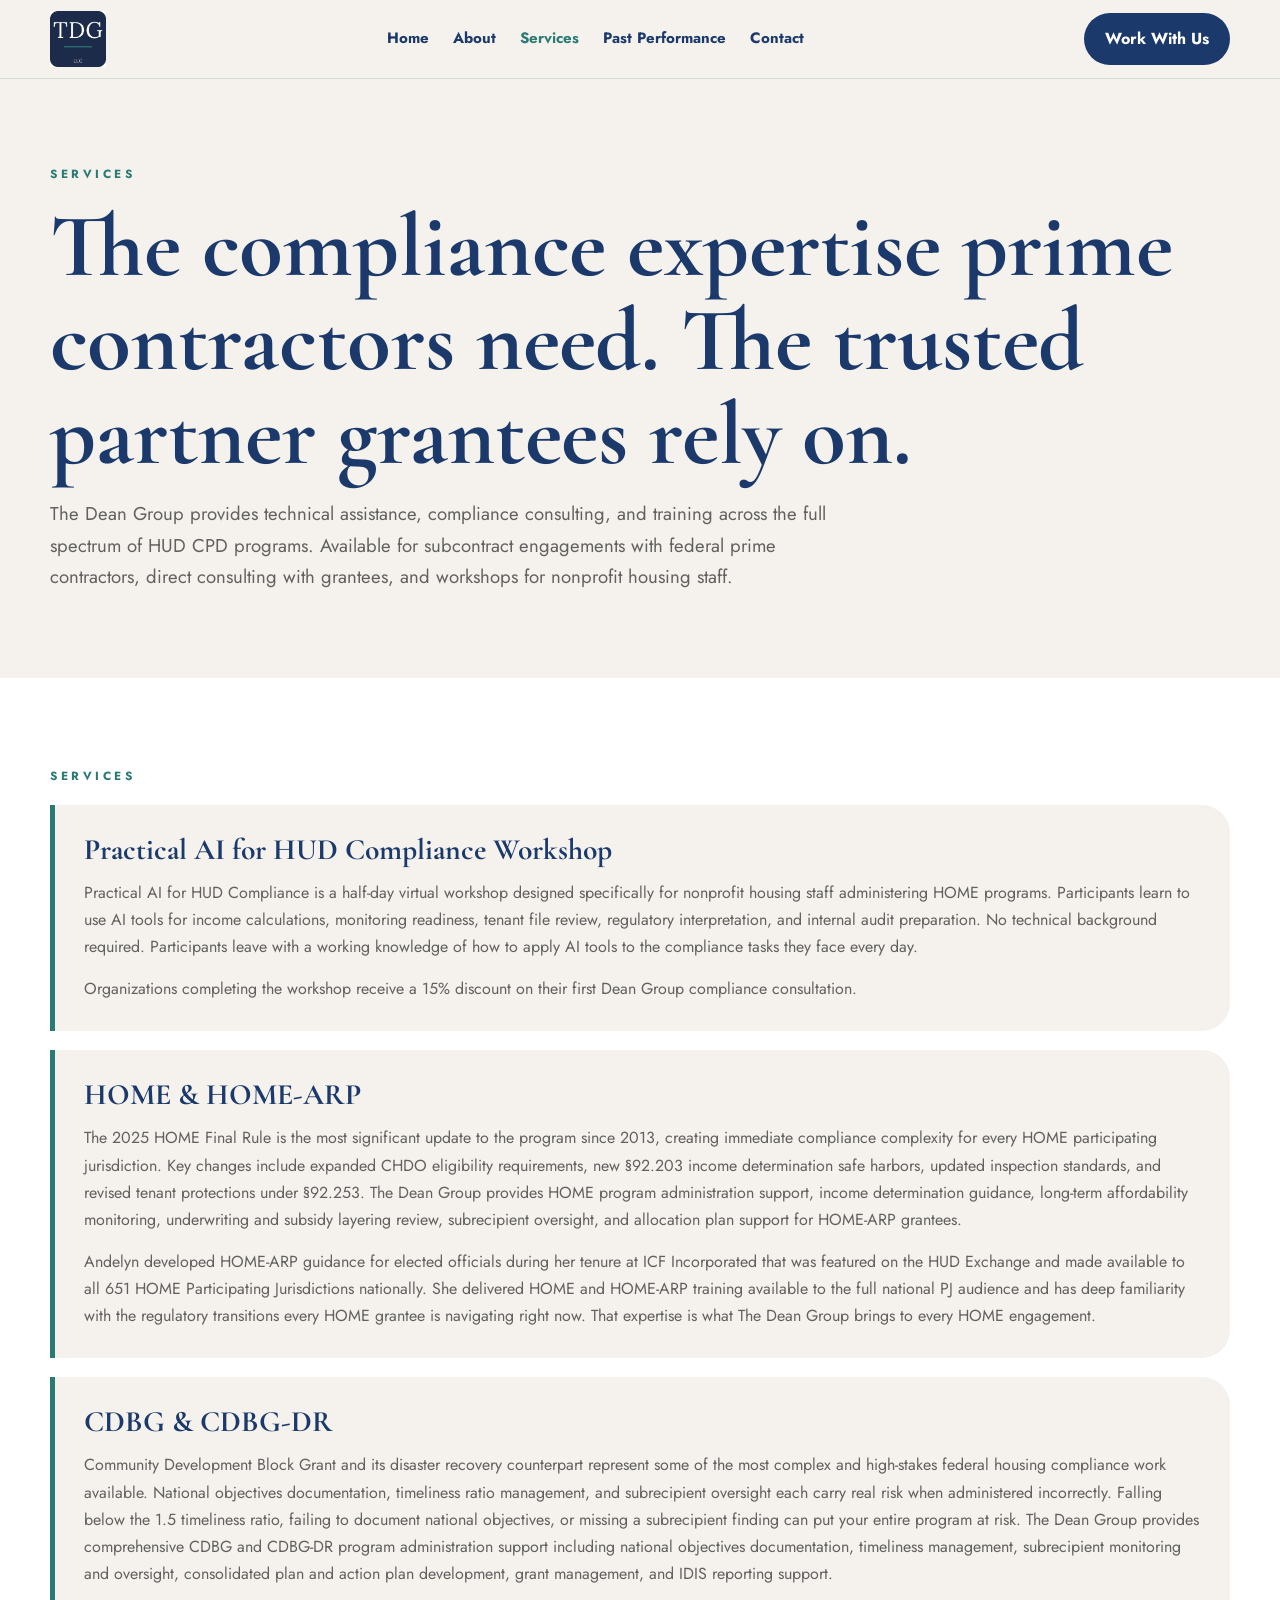
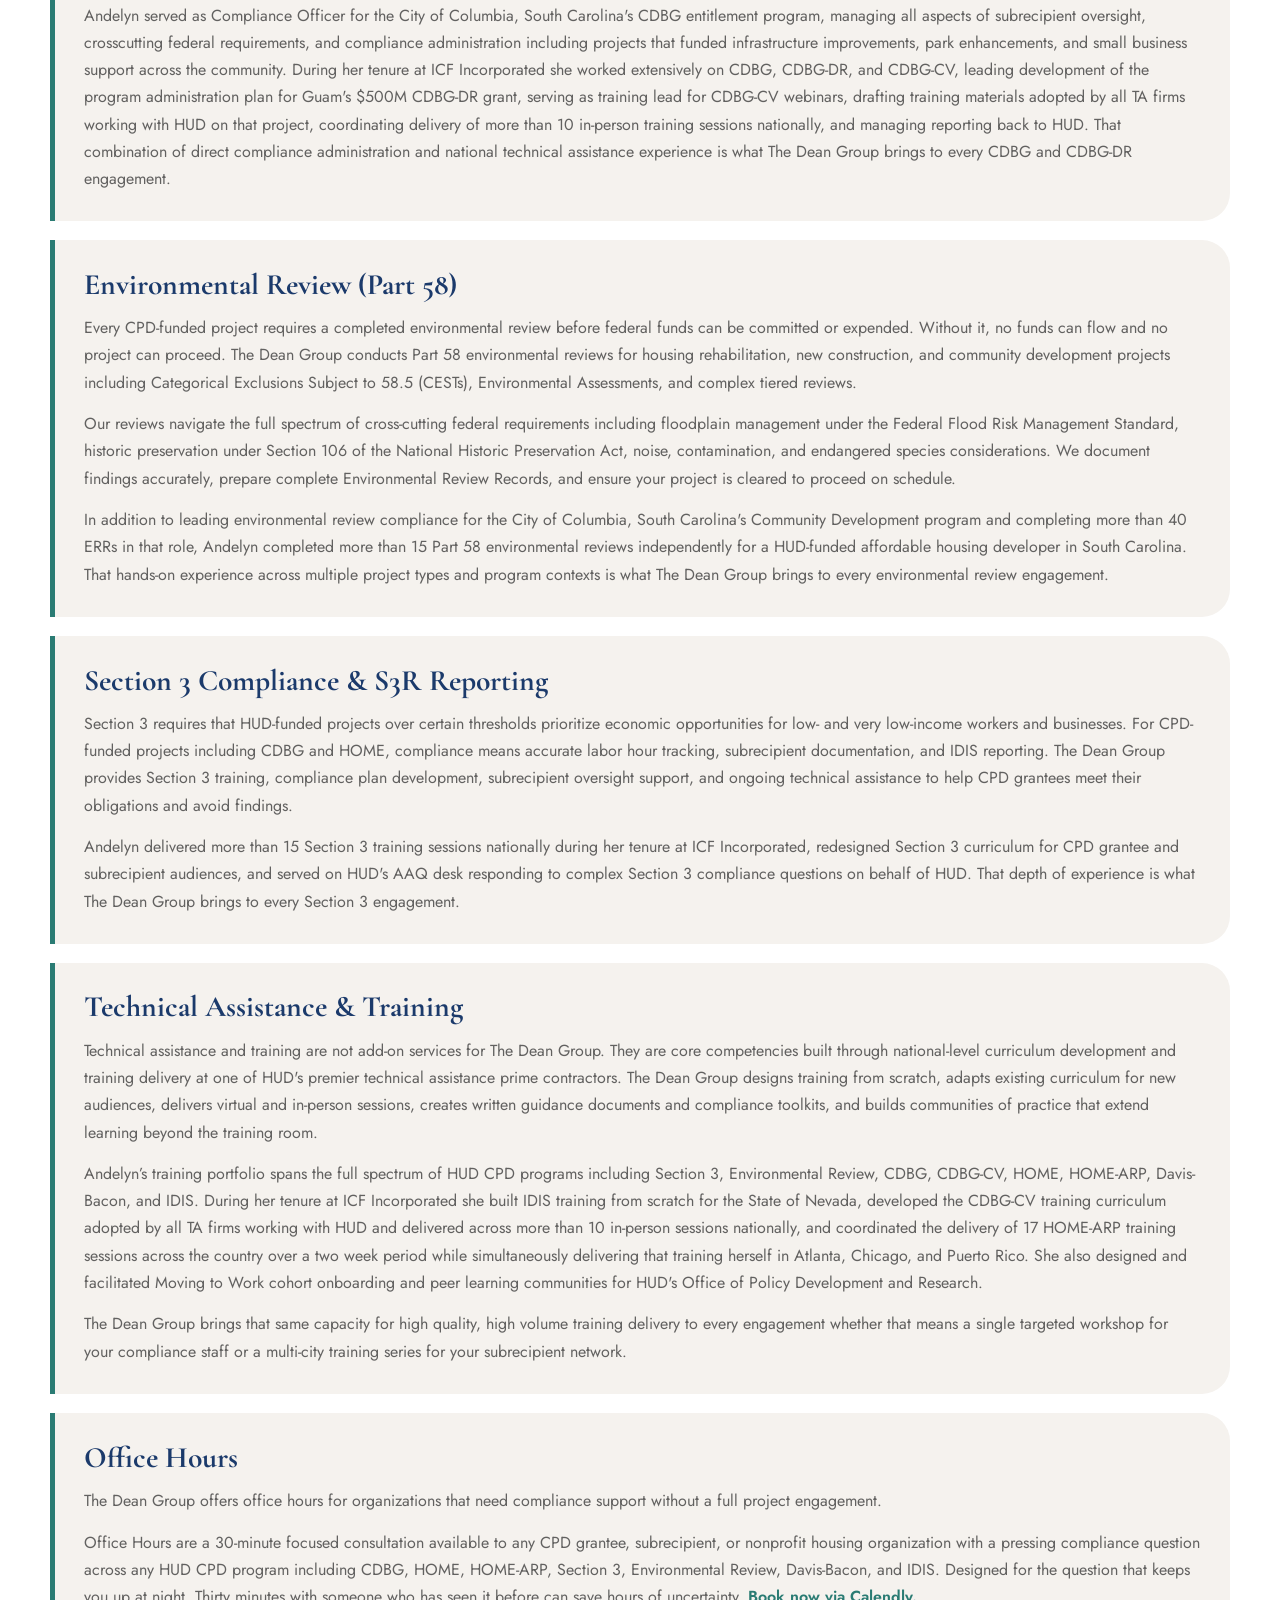
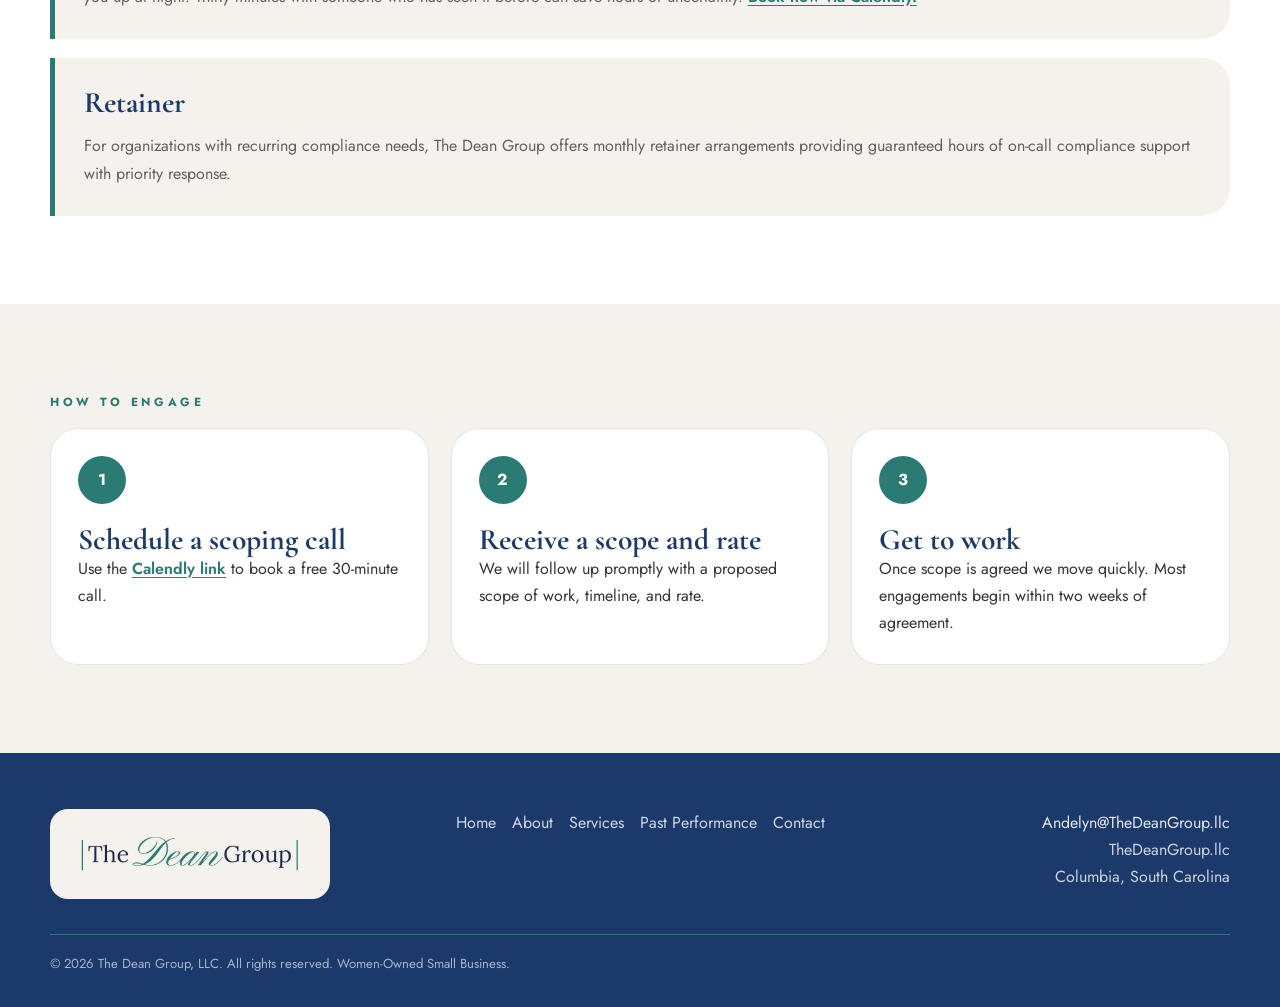
<file: services.html>
<!DOCTYPE html>
<html lang="en">

<head>
  <meta charset="UTF-8">
  <meta name="viewport" content="width=device-width, initial-scale=1.0">
  <title>Services | The Dean Group</title>
  <meta name="description"
    content="Technical assistance, compliance consulting, training, office hours, and retainers for HUD CPD programs.">
  <link rel="preconnect" href="https://fonts.googleapis.com">
  <link rel="preconnect" href="https://fonts.gstatic.com" crossorigin>
  <link
    href="https://fonts.googleapis.com/css2?family=Cormorant+Garamond:wght@500;600;700&family=Jost:wght@400;500;600;700&display=swap"
    rel="stylesheet">
  <link rel="stylesheet" href="css/styles.css">

  <link href="https://assets.calendly.com/assets/external/widget.css" rel="stylesheet" />

  <script src="https://assets.calendly.com/assets/external/widget.js" type="text/javascript" async>
  </script>
</head>

<body>
  <header class="site-header">
    <div class="container nav-wrap">
      <a class="brand-link" href="index.html" aria-label="The Dean Group home"><img class="brand-logo brand-badge-logo"
          src="assets/logos/TheDeanGroup_TDG_Badge_MD.png" alt="The Dean Group"></a>
      <nav class="nav-links" aria-label="Primary navigation"><a class="" href="index.html">Home</a>
        <a class="" href="about.html">About</a>
        <a class="active" href="services.html">Services</a>
        <a class="" href="past-performance.html">Past Performance</a>
        <a class="" href="contact.html">Contact</a>
      </nav>
      <a class="nav-cta" href="contact.html#contact-options">Work With Us</a>
      <button class="mobile-toggle" aria-label="Open navigation" aria-expanded="false">☰</button>
    </div>
    <div class="mobile-menu" id="mobileMenu"><a href="index.html">Home</a>
      <a href="about.html">About</a>
      <a href="services.html">Services</a>
      <a href="past-performance.html">Past Performance</a>
      <a href="contact.html">Contact</a>
    </div>
  </header>

  <main>
    <section class="page-hero">
      <div class="container">
        <p class="eyebrow">Services</p>
        <h1>The compliance expertise prime contractors need. The trusted partner grantees rely on.</h1>
        <p class="lead">The Dean Group provides technical assistance, compliance consulting, and training across the
          full spectrum of HUD CPD programs. Available for subcontract engagements with federal prime contractors,
          direct
          consulting with grantees, and workshops for nonprofit housing staff.</p>
      </div>
    </section>

    <section class="white-section">
      <div class="container">
        <p class="eyebrow">Services</p>

        <article class="service-block" id="ai-literacy">
          <h3>Practical AI for HUD Compliance Workshop</h3>
          <p>Practical AI for HUD Compliance is a half-day virtual workshop designed specifically for nonprofit housing
            staff administering HOME programs. Participants learn to use AI tools for income calculations, monitoring
            readiness, tenant file review, regulatory interpretation, and internal audit preparation. No technical
            background required. Participants leave with a working knowledge of how to apply AI tools to the compliance
            tasks they face every day.</p>
          <p>Organizations completing the workshop receive a 15% discount on their first Dean Group compliance
            consultation.</p>
        </article>

        <article class="service-block" id="home-home-arp">
          <h3>HOME &amp; HOME-ARP</h3>
          <p>The 2025 HOME Final Rule is the most significant update to the program since 2013, creating immediate
            compliance complexity for every HOME participating jurisdiction. Key changes include expanded CHDO
            eligibility
            requirements, new §92.203 income determination safe harbors, updated inspection standards, and revised
            tenant protections under §92.253. The Dean Group provides HOME program administration support, income
            determination guidance, long-term affordability monitoring, underwriting and subsidy layering review,
            subrecipient oversight, and allocation plan support for HOME-ARP grantees.</p>
          <p>Andelyn developed HOME-ARP guidance for elected officials during her tenure at ICF Incorporated that was
            featured on the HUD Exchange and made available to
            all 651 HOME Participating Jurisdictions
            nationally. She delivered HOME and HOME-ARP training available to the full national PJ audience and has deep
            familiarity with the regulatory transitions every HOME grantee is navigating right now. That expertise is
            what The Dean Group brings to every HOME engagement.</p>
        </article>

        <article class="service-block" id="cdbg">
          <h3>CDBG &amp; CDBG-DR</h3>
          <p>Community Development Block Grant and its disaster recovery counterpart represent some of the most complex
            and high-stakes federal housing compliance work available. National objectives documentation, timeliness
            ratio management, and subrecipient oversight each carry real risk when administered incorrectly. Falling
            below the 1.5 timeliness ratio, failing to document national objectives, or missing a subrecipient finding
            can put your entire program at risk. The Dean Group provides comprehensive CDBG and CDBG-DR program
            administration support including national objectives documentation, timeliness management, subrecipient
            monitoring and oversight, consolidated plan and action plan development, grant management, and IDIS
            reporting support.</p>
          <p>Andelyn served as Compliance Officer for the City of Columbia, South Carolina's CDBG entitlement program,
            managing all aspects of subrecipient oversight, crosscutting federal requirements, and compliance
            administration including projects that funded infrastructure improvements, park enhancements, and small
            business support across the community. During her tenure at ICF Incorporated she worked extensively on CDBG,
            CDBG-DR, and CDBG-CV, leading development of the program administration plan for Guam's $500M CDBG-DR grant,
            serving as training lead for CDBG-CV webinars, drafting training materials adopted by all TA firms working
            with HUD on that project, coordinating delivery of more than 10 in-person training sessions nationally, and
            managing reporting back to HUD. That combination of direct compliance administration and national technical
            assistance experience is what The Dean Group brings to every CDBG and CDBG-DR engagement.</p>
        </article>

        <article class="service-block" id="environmental-review">
          <h3>Environmental Review (Part 58)</h3>
          <p>Every CPD-funded project requires a completed environmental review before federal funds can be committed or
            expended. Without it, no funds can flow and no project can proceed. The Dean Group conducts Part 58
            environmental reviews for housing rehabilitation, new construction, and community development projects
            including Categorical Exclusions Subject to 58.5 (CESTs), Environmental Assessments, and complex tiered
            reviews.</p>
          <p>Our reviews navigate the full spectrum of cross-cutting federal requirements including floodplain
            management under the Federal Flood Risk Management Standard, historic preservation under Section 106 of the
            National Historic Preservation Act, noise, contamination, and endangered species considerations. We document
            findings accurately, prepare complete Environmental Review Records, and ensure your project is cleared to
            proceed on schedule.</p>
          <p>In addition to leading environmental review compliance for the City of Columbia, South Carolina's Community
            Development program and completing more than 40 ERRs in that role, Andelyn completed more than 15 Part 58
            environmental reviews independently for a HUD-funded affordable housing developer in South Carolina. That
            hands-on experience across multiple project types and program contexts is what The Dean Group brings to
            every environmental review engagement.</p>
        </article>

        <article class="service-block" id="section-3">
          <h3>Section 3 Compliance &amp; S3R Reporting</h3>
          <p>Section 3 requires that HUD-funded projects over certain thresholds prioritize economic opportunities for
            low- and very low-income workers and businesses. For CPD-funded projects including CDBG and HOME, compliance
            means accurate labor hour tracking, subrecipient documentation, and IDIS reporting. The Dean Group provides
            Section 3 training, compliance plan development, subrecipient oversight support, and ongoing technical
            assistance to help CPD grantees meet their obligations and avoid findings.</p>
          <p>Andelyn delivered more than 15 Section 3 training sessions nationally during her tenure at ICF
            Incorporated, redesigned Section 3 curriculum for CPD grantee and subrecipient audiences, and served on
            HUD's AAQ desk responding to complex Section 3 compliance questions on behalf of HUD. That depth of
            experience is what The Dean Group brings to every Section 3 engagement.</p>
        </article>

        <article class="service-block">
          <h3>Technical Assistance &amp; Training</h3>
          <p>Technical assistance and training are not add-on services for The Dean Group. They are core competencies
            built through national-level curriculum development and training delivery at one of HUD's premier technical
            assistance prime contractors. The Dean Group designs training from scratch, adapts existing
            curriculum for new audiences, delivers virtual and in-person sessions, creates written guidance documents
            and compliance toolkits, and builds communities of practice that extend learning beyond the training room.
          </p>
          <p>Andelyn’s training portfolio spans the full spectrum of HUD CPD programs including Section 3, Environmental
            Review, CDBG, CDBG-CV, HOME, HOME-ARP, Davis-Bacon, and IDIS. During her tenure at ICF Incorporated she
            built IDIS training from scratch for the State of Nevada, developed the CDBG-CV training curriculum adopted
            by all TA firms working with HUD and delivered across more than 10 in-person sessions nationally, and
            coordinated the delivery of 17 HOME-ARP training sessions across the country over a two week period while
            simultaneously delivering that training herself in Atlanta, Chicago, and Puerto Rico. She also designed and
            facilitated Moving to Work cohort onboarding and peer learning communities for HUD's Office of Policy
            Development and Research.</p>
          <p>The Dean Group brings that same capacity for high quality, high volume training delivery to every
            engagement whether that means a single targeted workshop for your compliance staff or a multi-city training
            series for your subrecipient network.</p>
        </article>

        <article class="service-block" id="office-hours">
          <h3>Office Hours</h3>
          <p>The Dean Group offers office hours for organizations that need compliance support without a full project
            engagement.</p>
          <p>Office Hours are a 30-minute focused consultation available to any CPD grantee, subrecipient, or nonprofit
            housing organization with a pressing compliance question across any HUD CPD program including CDBG, HOME,
            HOME-ARP, Section 3, Environmental Review, Davis-Bacon, and IDIS. Designed for the question that keeps you
            up at night. Thirty minutes with someone who has seen it before can save hours of uncertainty. <a href=""
              class="inline-link"
              onclick="Calendly.initPopupWidget({url: 'https://calendly.com/andelyn-thedeangroup/office-hours'});return false;">Book
              now via Calendly.</a></p>
        </article>

        <article class="service-block" id="retainer">
          <h3>Retainer</h3>
          <p>For organizations with recurring compliance needs, The Dean Group offers monthly retainer arrangements
            providing guaranteed hours of on-call compliance support with priority response.</p>
        </article>

      </div>
    </section>

    <section>
      <div class="container">
        <p class="eyebrow">How to Engage</p>
        <div class="grid-3">
          <div class="step">
            <div class="number-badge">1</div>
            <h3>Schedule a scoping call</h3>
            <p>Use the <a href="" class="inline-link"
                onclick="Calendly.initPopupWidget({url: 'https://calendly.com/andelyn-thedeangroup/30min'});return false;">Calendly
                link</a> to book a free 30-minute call.</p>
          </div>
          <div class="step">
            <div class="number-badge">2</div>
            <h3>Receive a scope and rate</h3>
            <p>We will follow up promptly with a proposed scope of work, timeline, and rate.</p>
          </div>
          <div class="step">
            <div class="number-badge">3</div>
            <h3>Get to work</h3>
            <p>Once scope is agreed we move quickly. Most engagements begin within two weeks of agreement.</p>
          </div>
        </div>
      </div>
    </section>
  </main>
  <footer class="footer">
    <div class="container footer-grid">
      <div>
        <div class="footer-logo-shell"><img class="footer-logo"
            src="assets/logos/TheDeanGroup_Logo_Horizontal_Pinyon_Footer.png" alt="The Dean Group"></div>
      </div>
      <nav class="footer-links" aria-label="Footer navigation">
        <a href="index.html">Home</a><a href="about.html">About</a><a href="services.html">Services</a><a
          href="past-performance.html">Past Performance</a><a href="contact.html">Contact</a>
      </nav>
      <div class="footer-contact">
        <p>
          <a href="mailto:Andelyn@TheDeanGroup.llc" class="footer-email">
            Andelyn@TheDeanGroup.llc
          </a>
        </p>
        <p>TheDeanGroup.llc</p>
        <p>Columbia, South Carolina</p>
      </div>
    </div>
    <div class="container copyright">© 2026 The Dean Group, LLC. All rights reserved. Women-Owned Small Business.</div>
  </footer>
  <script src="js/main.js"></script>
</body>

</html>
</file>
<file: css/styles.css>
:root {
  --navy: #1B3A6B;
  --teal: #2A7B73;
  --gold: #C49A2A;
  --cream: #F5F2EE;
  --white: #fff;
  --charcoal: #333;
  --muted: #666;
  --max: 1180px;
  --shadow: 0 18px 50px rgba(27, 58, 107, .08);
  --radius: 28px
}

* {
  box-sizing: border-box;
  margin: 0;
  padding: 0
}

html {
  scroll-behavior: smooth
}

body {
  font-family: Jost, Arial, sans-serif;
  background: var(--cream);
  color: var(--charcoal);
  line-height: 1.7
}

img {
  max-width: 100%;
  display: block
}

a {
  text-decoration: none;
  color: inherit
}

.container {
  width: min(var(--max), calc(100% - 40px));
  margin: auto
}

.serif,
h1,
h2,
h3 {
  font-family: "Cormorant Garamond", Georgia, serif;
  color: var(--navy);
  line-height: 1.05
}

h1 {
  font-size: clamp(3rem, 7vw, 6.4rem)
}

h2 {
  font-size: clamp(2.35rem, 4.6vw, 4.4rem)
}

h3 {
  font-size: 1.85rem
}

.eyebrow {
  color: var(--teal);
  font-size: .74rem;
  font-weight: 700;
  letter-spacing: .3em;
  text-transform: uppercase;
  margin-bottom: 1rem
}

.site-header {
  position: sticky;
  top: 0;
  z-index: 10;
  background: rgba(245, 242, 238, .97);
  backdrop-filter: blur(10px);
  border-bottom: 1px solid rgba(42, 123, 115, .18)
}

.nav-wrap {
  min-height: 78px;
  display: flex;
  align-items: center;
  justify-content: space-between;
  gap: 2rem
}

.brand-link {
  display: flex;
  align-items: center
}

.brand-logo {
  height: 48px;
  width: auto
}

.nav-links {
  display: flex;
  gap: 1.5rem;
  color: var(--navy);
  font-weight: 700;
  font-size: .94rem
}

.nav-links a:hover,
.nav-links a.active {
  color: var(--teal)
}

.btn,
.nav-cta {
  display: inline-flex;
  align-items: center;
  justify-content: center;
  border-radius: 999px;
  padding: .78rem 1.3rem;
  font-weight: 700;
  border: 0;
  cursor: pointer;
  transition: .2s
}

.btn-primary,
.nav-cta {
  background: var(--navy);
  color: var(--white)
}

.btn-primary:hover,
.nav-cta:hover {
  background: #10294f;
  transform: translateY(-1px)
}

.btn-secondary {
  border: 1px solid var(--teal);
  color: var(--teal);
  background: transparent
}

.btn-secondary:hover {
  background: var(--teal);
  color: var(--white)
}

.mobile-toggle {
  display: none;
  border: 1px solid rgba(27, 58, 107, .2);
  background: transparent;
  border-radius: 999px;
  width: 44px;
  height: 44px;
  font-size: 1.5rem;
  color: var(--navy)
}

.mobile-menu {
  display: none;
  padding: 0 20px 20px
}

.mobile-menu a {
  display: block;
  background: var(--white);
  border-radius: 14px;
  padding: .9rem 1rem;
  margin-top: .55rem;
  color: var(--navy);
  font-weight: 700
}

section {
  padding: 5.5rem 0
}

.hero {
  padding: 6.4rem 0
}

.hero-grid,
.split-grid {
  display: grid;
  grid-template-columns: 1.05fr .95fr;
  gap: 4rem;
  align-items: center
}

.hero-copy,
.lead {
  font-size: 1.16rem;
  color: rgba(51, 51, 51, .76);
  max-width: 780px
}

.hero-copy {
  color: var(--teal);
  margin-top: 1.4rem
}

.hero-actions {
  display: flex;
  gap: .85rem;
  flex-wrap: wrap;
  margin-top: 2rem
}

.white-section {
  background: var(--white)
}

.cream-section {
  background: var(--cream)
}

.navy-section {
  background: var(--navy);
  color: var(--white)
}

.navy-section h2,
.navy-section h3 {
  color: var(--white)
}

.navy-section .eyebrow {
  color: #78c9c1
}

.page-hero {
  padding: 5.3rem 0
}

.page-hero .lead {
  margin-top: 1rem
}

.grid-3 {
  display: grid;
  grid-template-columns: repeat(3, 1fr);
  gap: 1.35rem
}

.grid-2 {
  display: grid;
  grid-template-columns: repeat(2, 1fr);
  gap: 1.35rem
}

.card {
  background: var(--cream);
  border: 1px solid rgba(42, 123, 115, .14);
  border-radius: var(--radius);
  padding: 2rem
}

.white-card {
  background: var(--white);
  box-shadow: var(--shadow);
  border: 1px solid rgba(27, 58, 107, .09)
}

.card p,
.service-block p,
.performance-card p {
  margin-top: .9rem;
  color: rgba(51, 51, 51, .76)
}

.number-badge {
  width: 48px;
  height: 48px;
  border-radius: 50%;
  display: grid;
  place-items: center;
  background: var(--teal);
  color: white;
  font-weight: 700;
  margin-bottom: 1.25rem
}

.brand-panel {
  background: var(--white);
  border-radius: 34px;
  padding: 2.5rem;
  box-shadow: var(--shadow);
  border: 1px solid rgba(27, 58, 107, .09)
}

.brand-panel img {
  max-height: 230px;
  margin: auto
}

.service-tile,
.service-block {
  background: var(--cream);
  border-left: 5px solid var(--teal);
  border-radius: 0 var(--radius) var(--radius) 0;
  padding: 1.8rem
}

.service-block {
  margin-top: 1.2rem
}

.origin-copy {
  font-family: "Cormorant Garamond", Georgia, serif;
  font-size: clamp(1.35rem, 2.3vw, 2rem);
  max-width: 900px;
  margin: auto;
  text-align: center;
  line-height: 1.4;
}

.credential-grid {
  display: grid;
  grid-template-columns: repeat(4, 1fr);
  gap: 1rem
}

.credential-card {
  background: var(--white);
  border: 1px solid rgba(196, 154, 42, .38);
  border-radius: var(--radius);
  padding: 1.5rem;
  text-align: center;
  color: var(--navy);
  font-weight: 700
}

.gold-rule {
  height: 3px;
  width: 58px;
  background: var(--gold);
  margin: 0 auto 1rem
}

.badge {
  display: inline-flex;
  margin-top: 1.1rem;
  border-radius: 999px;
  background: rgba(196, 154, 42, .17);
  color: #80620d;
  padding: .5rem .8rem;
  font-size: .72rem;
  font-weight: 800;
  letter-spacing: .12em;
  text-transform: uppercase
}

.role {
  color: var(--teal);
  font-style: italic;
  margin-top: .25rem
}

.advisory-card,
.performance-card {
  background: var(--cream);
  border: 1px solid rgba(27, 58, 107, .11);
  border-radius: var(--radius);
  padding: 1.8rem
}

.expertise-list {
  display: flex;
  flex-wrap: wrap;
  gap: .65rem;
  margin-top: 1.2rem
}

.pill {
  border: 1px solid rgba(42, 123, 115, .25);
  border-radius: 999px;
  padding: .5rem .8rem;
  color: var(--navy);
  background: var(--white);
  font-weight: 700;
  font-size: .88rem
}

.step {
  background: var(--white);
  border-radius: var(--radius);
  padding: 1.7rem;
  border: 1px solid rgba(42, 123, 115, .16)
}

.price-note {
  margin-top: 1rem;
  padding: 1rem;
  border-left: 4px solid var(--gold);
  background: rgba(196, 154, 42, .11);
  border-radius: 0 14px 14px 0
}

.contact-option {
  background: var(--white);
  border: 1px solid rgba(42, 123, 115, .14);
  border-radius: var(--radius);
  padding: 1.55rem
}

.form-grid {
  display: grid;
  grid-template-columns: 1fr 1fr;
  gap: 1rem
}

form {
  background: var(--white);
  padding: 2rem;
  border-radius: 34px;
  box-shadow: var(--shadow);
  border: 1px solid rgba(27, 58, 107, .1)
}

label {
  font-weight: 700;
  color: var(--navy);
  font-size: .92rem
}

input,
select,
textarea {
  width: 100%;
  margin-top: .45rem;
  border: 1px solid rgba(27, 58, 107, .15);
  background: var(--cream);
  border-radius: 16px;
  padding: .9rem 1rem;
  font: inherit;
  color: var(--charcoal)
}

input:focus,
select:focus,
textarea:focus {
  outline: none;
  border-color: var(--teal)
}

.full-field {
  display: block;
  margin-top: 1rem
}

.form-note {
  text-align: center;
  color: rgba(51, 51, 51, .66);
  font-size: .92rem;
  margin-top: 1rem
}

.footer {
  background: var(--navy);
  color: white;
  padding: 3.5rem 0 2rem
}

.footer-grid {
  display: grid;
  grid-template-columns: 1fr 1fr 1fr;
  gap: 2rem;
  align-items: start
}

.footer-logo {
  max-height: 72px;
  width: auto
}

.footer-badge {
  max-height: 60px;
  width: auto;
  margin-top: 1rem
}

.footer-links {
  display: flex;
  flex-wrap: wrap;
  gap: 1rem;
  justify-content: center;
  color: rgba(255, 255, 255, .8)
}

.footer-contact {
  text-align: right;
  color: rgba(255, 255, 255, .78)
}

.copyright {
  border-top: 1px solid var(--teal);
  margin-top: 2.2rem;
  padding-top: 1.1rem;
  color: rgba(255, 255, 255, .62);
  font-size: .82rem
}

.asset-note {
  font-size: .84rem;
  color: var(--muted);
  margin-top: .7rem
}

.origin-story p+p {
  margin-top: 1.6rem
}

.plain-list {
  list-style: disc;
  padding-left: 1.25rem
}

.plain-list li {
  display: list-item;
  margin-top: .75rem;
  padding-left: .25rem
}

.advisor-media {
  display: flex;
  align-items: center;
  gap: 1rem;
  margin-bottom: 1.3rem
}

.advisor-photo-placeholder {
  width: 92px;
  height: 92px;
  flex: 0 0 92px;
  border-radius: 22px;
  background: linear-gradient(135deg, rgba(27, 58, 107, .08), rgba(42, 123, 115, .12));
  border: 1px solid rgba(42, 123, 115, .28);
  display: grid;
  place-items: center
}

.advisor-photo-placeholder span {
  font-family: "Cormorant Garamond", Georgia, serif;
  font-size: 2rem;
  font-weight: 700;
  color: var(--navy)
}

@media(max-width:540px) {
  .advisor-media {
    align-items: flex-start
  }

  .advisor-photo-placeholder {
    width: 74px;
    height: 74px;
    flex-basis: 74px;
    border-radius: 18px
  }

  .advisor-photo-placeholder span {
    font-size: 1.55rem
  }
}

@media(max-width:900px) {

  .nav-links,
  .nav-cta {
    display: none
  }

  .mobile-toggle {
    display: grid;
    place-items: center
  }

  .mobile-menu.open {
    display: block
  }

  .hero-grid,
  .split-grid,
  .grid-3,
  .grid-2,
  .credential-grid,
  .footer-grid {
    grid-template-columns: 1fr
  }

  .footer-links {
    justify-content: flex-start
  }

  .footer-contact {
    text-align: left
  }

  .form-grid {
    grid-template-columns: 1fr
  }

  section,
  .hero,
  .page-hero {
    padding: 4rem 0
  }

  .brand-logo {
    height: 42px
  }
}

@media(max-width:540px) {
  .container {
    width: min(100% - 28px, var(--max))
  }

  h1 {
    font-size: 3.1rem
  }

  .brand-logo {
    height: 36px
  }

  .hero-actions {
    flex-direction: column
  }

  .btn {
    width: 100%
  }

  .card,
  .service-tile,
  .service-block,
  form {
    padding: 1.35rem
  }
}


/* Home hero rewrite: spec-faithful vertical flow. The wordmark is imported as a PNG, not recreated in text, and is no longer placed in a separate side card. */
.hero-clean {
  padding: 5.75rem 0 6.5rem;
}

.hero-content {
  max-width: 940px;
}

.hero-wordmark {
  width: min(340px, 72vw);
  height: auto;
  margin-bottom: 2rem;
}

.hero-rule {
  width: 104px;
  height: 4px;
  background: var(--teal);
  margin-bottom: 2rem;
}

.hero-clean h1 {
  max-width: 900px;
}

.hero-clean .hero-copy {
  max-width: 760px;
}

.hero-clean .hero-actions {
  margin-top: 2.15rem;
}

.origin-story p+p {
  margin-top: 1.6rem
}

.plain-list {
  list-style: disc;
  padding-left: 1.25rem
}

.plain-list li {
  display: list-item;
  margin-top: .75rem;
  padding-left: .25rem
}

.advisor-media {
  display: flex;
  align-items: center;
  gap: 1rem;
  margin-bottom: 1.3rem
}

.advisor-photo-placeholder {
  width: 92px;
  height: 92px;
  flex: 0 0 92px;
  border-radius: 22px;
  background: linear-gradient(135deg, rgba(27, 58, 107, .08), rgba(42, 123, 115, .12));
  border: 1px solid rgba(42, 123, 115, .28);
  display: grid;
  place-items: center
}

.advisor-photo-placeholder span {
  font-family: "Cormorant Garamond", Georgia, serif;
  font-size: 2rem;
  font-weight: 700;
  color: var(--navy)
}

@media(max-width:540px) {
  .advisor-media {
    align-items: flex-start
  }

  .advisor-photo-placeholder {
    width: 74px;
    height: 74px;
    flex-basis: 74px;
    border-radius: 18px
  }

  .advisor-photo-placeholder span {
    font-size: 1.55rem
  }
}

@media(max-width:900px) {
  .hero-clean {
    padding: 4.6rem 0 5rem;
  }

  .hero-wordmark {
    width: min(300px, 76vw);
  }
}

@media(max-width:540px) {
  .hero-clean {
    padding: 3.8rem 0 4.4rem;
  }

  .hero-wordmark {
    width: min(255px, 80vw);
    margin-bottom: 1.5rem;
  }

  .hero-rule {
    margin-bottom: 1.5rem;
  }
}


.prime-section {
  background: #F5F2EE;
  padding: 5rem 0 4rem;
}

.prime-card {
  background: #1B3A6B;
  border-radius: 32px;
  padding: 3rem;
  max-width: 1000px;
  margin: 0 auto;
}

.prime-card h2 {
  color: #fff;
  margin-bottom: 1rem;
}

.prime-copy {
  color: rgba(255, 255, 255, .86);
  font-size: 1.15rem;
  line-height: 1.7;
  max-width: 760px;
}

.prime-meta {
  display: flex;
  flex-wrap: wrap;
  gap: .75rem;
  margin-top: 1.5rem;
}

.prime-meta span {
  border: 1px solid rgba(255, 255, 255, .22);
  border-radius: 999px;
  color: #fff;
  font-size: .85rem;
  font-weight: 700;
  padding: .55rem .85rem;
}

@media(max-width:768px) {
  .prime-card {
    padding: 2rem;
    border-radius: 24px;
  }

  .prime-copy {
    font-size: 1rem;
  }
}


.prime-card .origin-copy {
  color: rgba(255, 255, 255, .92);
}

.prime-card .eyebrow {
  color: #8DD9D1;
}


/* Shared header/footer logo updates from index */
.site-header .brand-badge-logo {
  width: 56px;
  max-width: 56px;
  max-height: 56px;
  height: auto;
  object-fit: contain;
}

.footer-logo-shell {
  display: inline-flex;
  align-items: center;
  justify-content: center;
  background: #F5F2EE;
  border-radius: 18px;
  padding: 10px 12px;
  max-width: 280px;
}

.footer-logo-shell .footer-logo {
  margin: 0;
  max-width: 100%;
}

@media (max-width: 700px) {
  .site-header .brand-badge-logo {
    width: 46px;
    max-width: 46px;
    max-height: 46px;
  }

  .footer-logo-shell {
    max-width: 240px;
  }
}

.inline-link {
  color: #2A7B73;
  font-weight: 600;
  text-decoration: underline;
  text-underline-offset: 3px;
  transition: opacity 0.2s ease;
}

.inline-link:hover {
  opacity: 0.75;
}

.inline-link:focus {
  outline: 2px solid #C49A2A;
  outline-offset: 2px;
}

.advisor-photo {
  width: clamp(260px, 30vw, 340px);
  height: clamp(260px, 30vw, 340px);

  overflow: hidden;
  border-radius: 24px;

  padding: 6px;

  background: #F5F2EE;
  border-left: 4px solid #2A7B73;

  flex-shrink: 0;
}

.advisor-photo img {
  width: 100%;
  height: 100%;

  object-fit: cover;
  object-position: center;

  display: block;
  border-radius: 18px;
}

.footer-email {
  color: rgba(255, 255, 255, 0.88);
  text-decoration: none;
  transition: color 0.2s ease;
}

.footer-email:hover {
  color: #F5F2EE;
  text-decoration: underline;
  text-underline-offset: 3px;
}

.footer-email:focus {
  outline: 2px solid #C49A2A;
  outline-offset: 2px;
  border-radius: 4px;
}

.performance-list {
  margin: 1rem 0 1.5rem;
  padding-left: 1.25rem;
}

.performance-list li {
  margin-bottom: 0.6rem;
  line-height: 1.6;
}

.service-title-link {
  color: inherit;
  text-decoration: none;
  display: inline;
  transition: color 0.2s ease;
}

.service-title-link:hover {
  color: inherit;
  text-decoration: none;
  cursor: pointer;
}

.service-title-link:focus {
  outline: 2px solid #C49A2A;
  outline-offset: 3px;
  border-radius: 4px;
}

.service-block {
  scroll-margin-top: 100px;
}

/* ===== Qualifications Package ===== */

.qualifications-box {
  background: #F5F2EE;
  border-left: 5px solid var(--teal);
  border-radius: 36px;
  padding: 2rem 3rem;
  margin-bottom: 2.5rem;
  width: 100%;
}

.qualifications-box h3 {
  margin: 0 0 0.6rem;
}

.qualifications-box p {
  width: 100%;
  max-width: none;
  margin-bottom: 1.5rem;

}

.qualifications-box .btn {
  margin-top: 0.75rem;
}

.qualifications-button {
  display: flex;
  justify-content: center;
  margin-top: 1.5rem;
}
</file>
